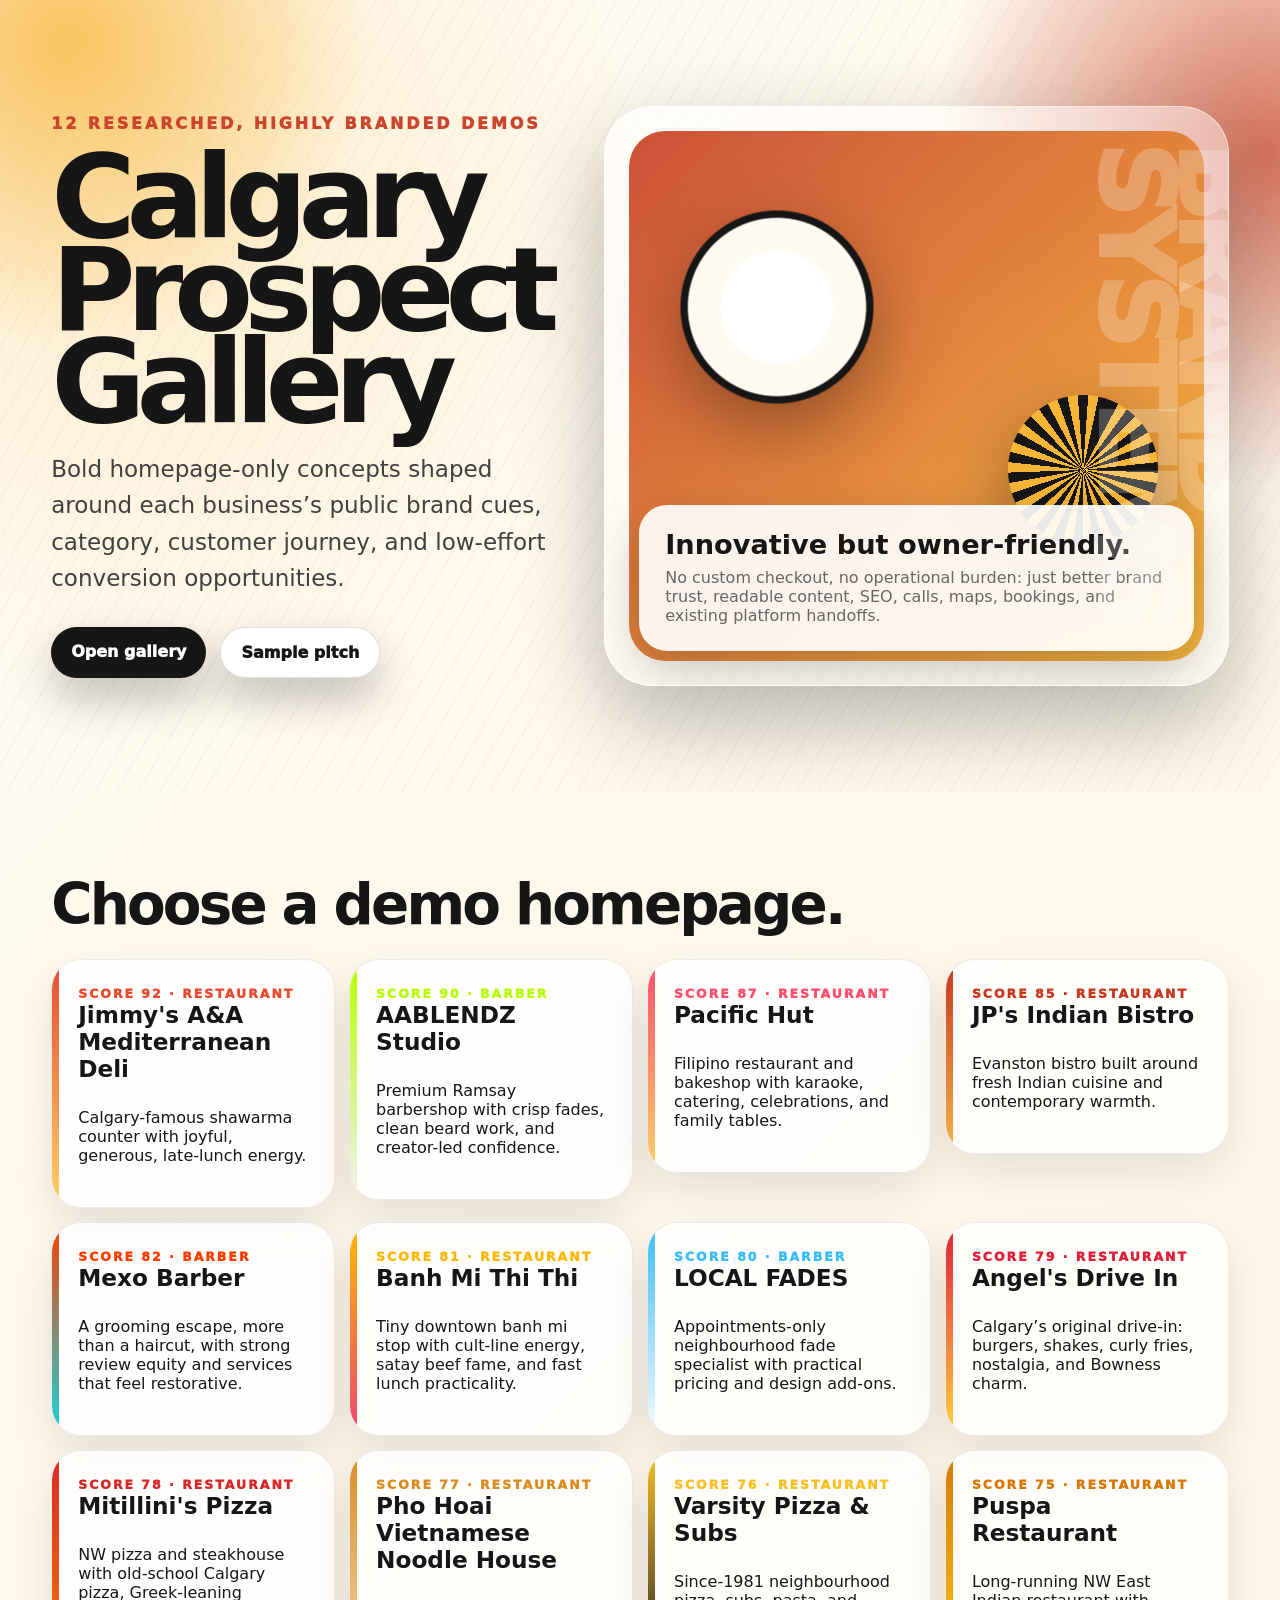
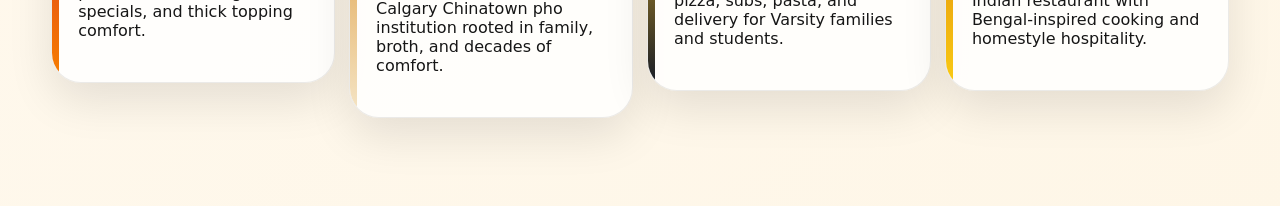
<file: index.html>
<!doctype html>
<html lang="en">
<head>
  <meta charset="utf-8">
  <meta name="viewport" content="width=device-width, initial-scale=1">
  <title>Calgary Business Homepage Demo Gallery</title>
  <link rel="stylesheet" href="assets/styles.css">
</head>
<body>
  <main class="hero index-hero">
    <div class="wrap">
      <div>
        <div class="eyebrow">12 researched, highly branded demos</div>
        <h1>Calgary Prospect Gallery</h1>
        <p class="lede">Bold homepage-only concepts shaped around each business’s public brand cues, category, customer journey, and low-effort conversion opportunities.</p>
        <div class="cta"><a class="btn" href="#gallery">Open gallery</a><a class="btn alt" href="pitches/jimmy-s-a-a-mediterranean-deli.md">Sample pitch</a></div>
      </div>
      <div class="stage" data-motion="brand systems"><div class="orb one"></div><div class="orb two"></div><div class="ticket"><b>Innovative but owner-friendly.</b><span>No custom checkout, no operational burden: just better brand trust, readable content, SEO, calls, maps, bookings, and existing platform handoffs.</span></div></div>
    </div>
  </main>
  <section class="section" id="gallery"><div class="wrap"><h2>Choose a demo homepage.</h2><div class="index-list"><a href="sites/jimmy-s-a-a-mediterranean-deli.html"><div class="card" style="--accent:#e64b2f;--accent2:#ffd166;"><span class="score">Score 92 · restaurant</span><h3>Jimmy&#x27;s A&amp;A Mediterranean Deli</h3><p>Calgary-famous shawarma counter with joyful, generous, late-lunch energy.</p></div></a><a href="sites/aablendz-studio.html"><div class="card" style="--accent:#b6ff00;--accent2:#f0f0f0;"><span class="score">Score 90 · barber</span><h3>AABLENDZ Studio</h3><p>Premium Ramsay barbershop with crisp fades, clean beard work, and creator-led confidence.</p></div></a><a href="sites/pacific-hut.html"><div class="card" style="--accent:#ff4d6d;--accent2:#ffd166;"><span class="score">Score 87 · restaurant</span><h3>Pacific Hut</h3><p>Filipino restaurant and bakeshop with karaoke, catering, celebrations, and family tables.</p></div></a><a href="sites/jp-s-indian-bistro.html"><div class="card" style="--accent:#c7371d;--accent2:#f6b445;"><span class="score">Score 85 · restaurant</span><h3>JP&#x27;s Indian Bistro</h3><p>Evanston bistro built around fresh Indian cuisine and contemporary warmth.</p></div></a><a href="sites/mexo-barber.html"><div class="card" style="--accent:#ff3d00;--accent2:#12d6df;"><span class="score">Score 82 · barber</span><h3>Mexo Barber</h3><p>A grooming escape, more than a haircut, with strong review equity and services that feel restorative.</p></div></a><a href="sites/banh-mi-thi-thi.html"><div class="card" style="--accent:#ffb703;--accent2:#ef476f;"><span class="score">Score 81 · restaurant</span><h3>Banh Mi Thi Thi</h3><p>Tiny downtown banh mi stop with cult-line energy, satay beef fame, and fast lunch practicality.</p></div></a><a href="sites/local-fades.html"><div class="card" style="--accent:#38bdf8;--accent2:#f8fafc;"><span class="score">Score 80 · barber</span><h3>LOCAL FADES</h3><p>Appointments-only neighbourhood fade specialist with practical pricing and design add-ons.</p></div></a><a href="sites/angel-s-drive-in.html"><div class="card" style="--accent:#e01e37;--accent2:#ffd23f;"><span class="score">Score 79 · restaurant</span><h3>Angel&#x27;s Drive In</h3><p>Calgary’s original drive-in: burgers, shakes, curly fries, nostalgia, and Bowness charm.</p></div></a><a href="sites/mitillini-s-pizza.html"><div class="card" style="--accent:#d62828;--accent2:#f77f00;"><span class="score">Score 78 · restaurant</span><h3>Mitillini&#x27;s Pizza</h3><p>NW pizza and steakhouse with old-school Calgary pizza, Greek-leaning specials, and thick topping comfort.</p></div></a><a href="sites/pho-hoai-vietnamese-noodle-house.html"><div class="card" style="--accent:#d98c21;--accent2:#f5e6c8;"><span class="score">Score 77 · restaurant</span><h3>Pho Hoai Vietnamese Noodle House</h3><p>Calgary Chinatown pho institution rooted in family, broth, and decades of comfort.</p></div></a><a href="sites/varsity-pizza--subs.html"><div class="card" style="--accent:#fbbf24;--accent2:#111827;"><span class="score">Score 76 · restaurant</span><h3>Varsity Pizza &amp; Subs</h3><p>Since-1981 neighbourhood pizza, subs, pasta, and delivery for Varsity families and students.</p></div></a><a href="sites/puspa-restaurant.html"><div class="card" style="--accent:#d97706;--accent2:#facc15;"><span class="score">Score 75 · restaurant</span><h3>Puspa Restaurant</h3><p>Long-running NW East Indian restaurant with Bengal-inspired cooking and homestyle hospitality.</p></div></a></div></div></section>
  <script src="assets/site.js"></script>
</body>
</html>
</file>
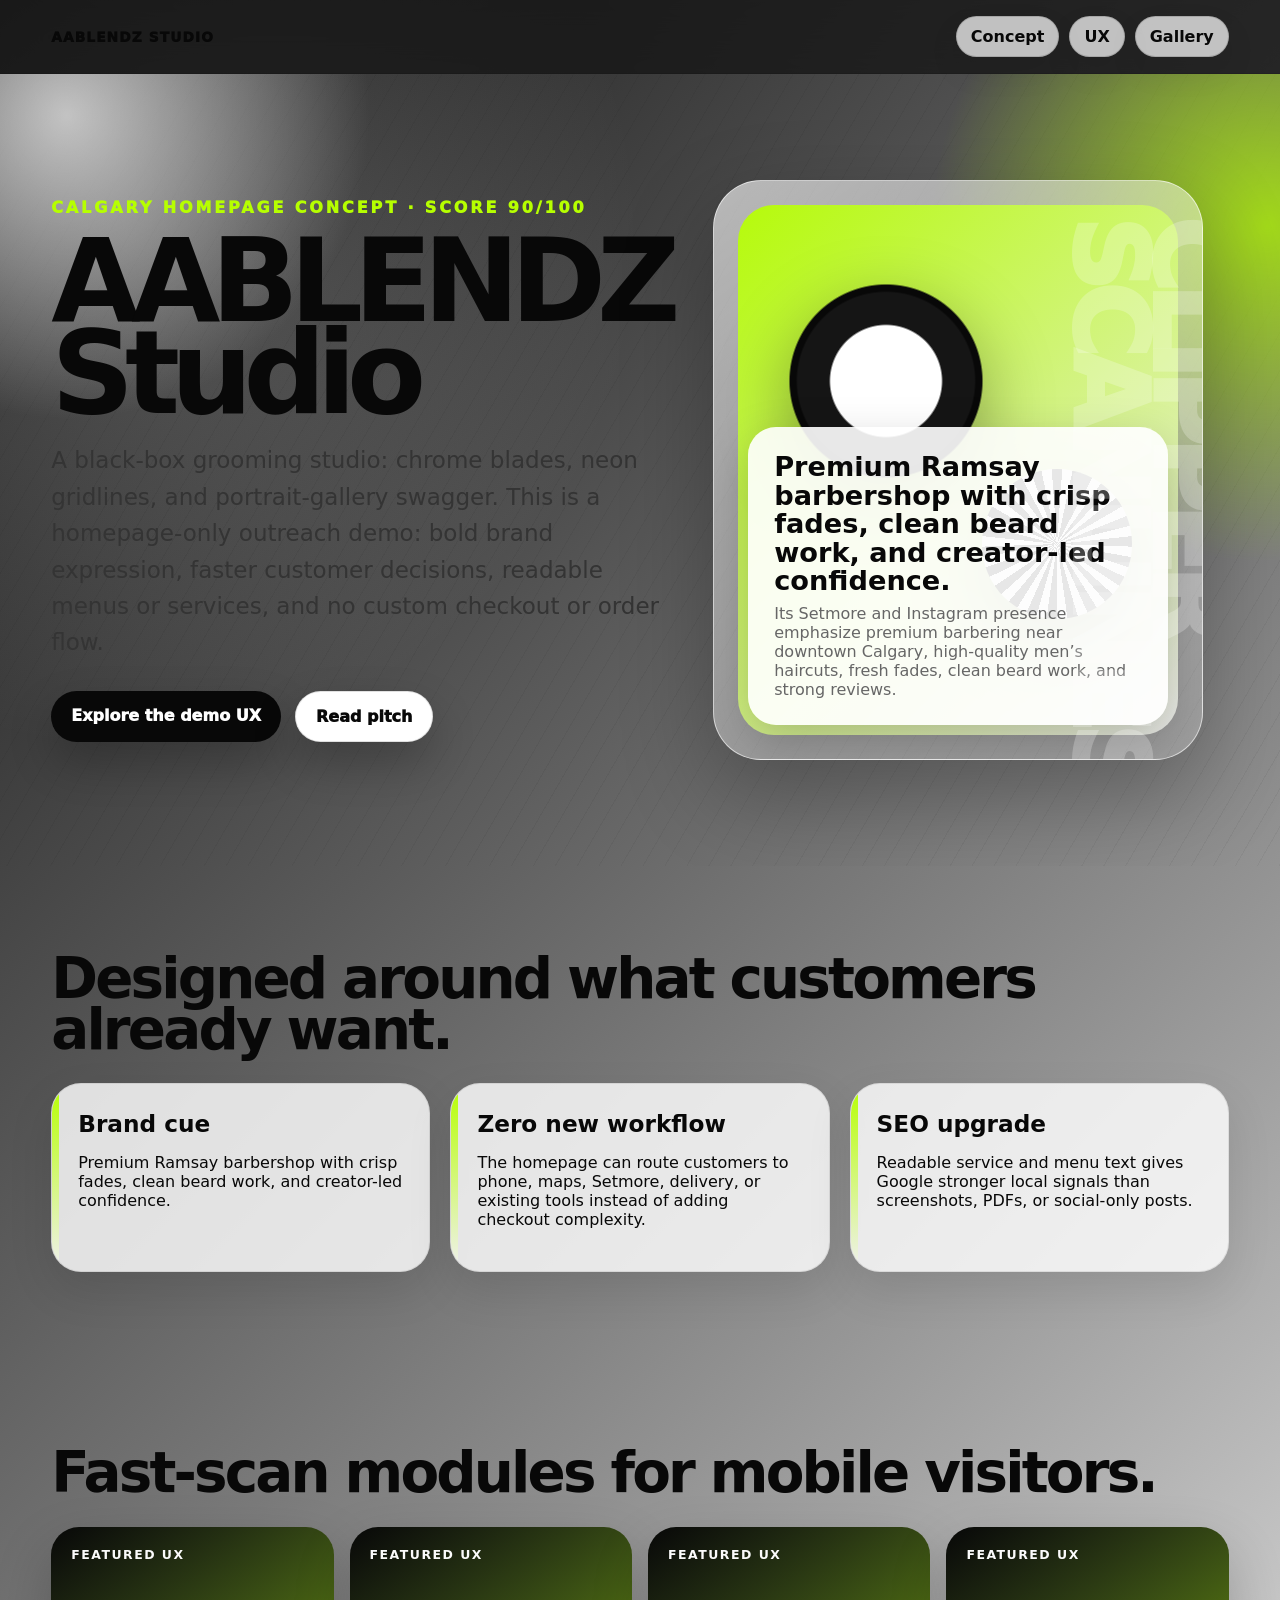
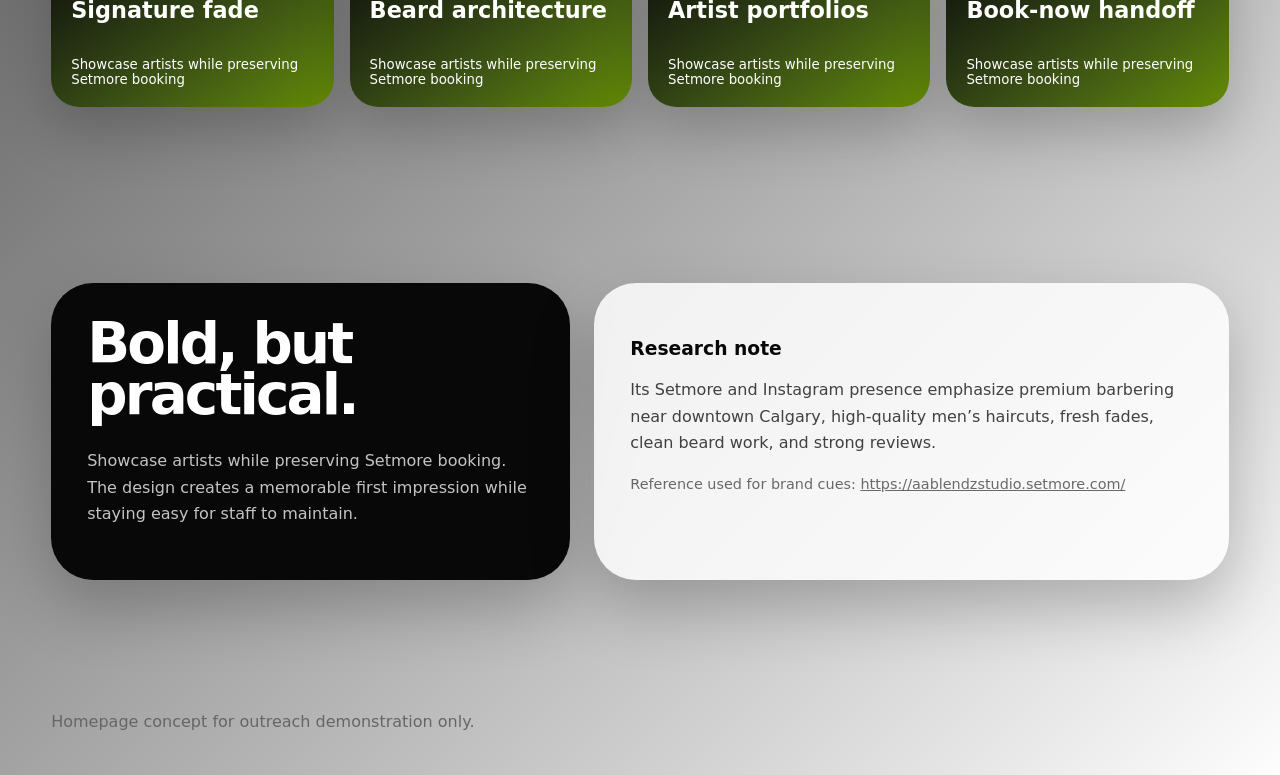
<file: sites/aablendz-studio.html>
<!doctype html>
<html lang="en">
<head>
  <meta charset="utf-8">
  <meta name="viewport" content="width=device-width, initial-scale=1">
  <title>AABLENDZ Studio Homepage Demo</title>
  <link rel="stylesheet" href="../assets/styles.css">
  <style>:root{--ink:#080808;--accent:#b6ff00;--accent2:#f0f0f0;--paper:#151515;}</style>
</head>
<body>
  <nav class="nav">
    <div class="wrap">
      <div class="brand">AABLENDZ Studio</div>
      <div class="navlinks"><a class="pill" href="#concept">Concept</a><a class="pill" href="#features">UX</a><a class="pill" href="../index.html">Gallery</a></div>
    </div>
  </nav>
  <main>
    <section class="hero">
      <div class="wrap">
        <div>
          <div class="eyebrow">Calgary homepage concept · score 90/100</div>
          <h1>AABLENDZ Studio</h1>
          <p class="lede">A black-box grooming studio: chrome blades, neon gridlines, and portrait-gallery swagger. This is a homepage-only outreach demo: bold brand expression, faster customer decisions, readable menus or services, and no custom checkout or order flow.</p>
          <div class="cta"><a class="btn" href="#features">Explore the demo UX</a><a class="btn alt" href="../pitches/aablendz-studio.md">Read pitch</a></div>
        </div>
        <div class="stage" data-motion="clipper scanlines">
          <div class="orb one"></div><div class="orb two"></div>
          <div class="ticket"><b>Premium Ramsay barbershop with crisp fades, clean beard work, and creator-led confidence.</b><span>Its Setmore and Instagram presence emphasize premium barbering near downtown Calgary, high-quality men’s haircuts, fresh fades, clean beard work, and strong reviews.</span></div>
        </div>
      </div>
    </section>
    <section class="section" id="concept"><div class="wrap"><h2>Designed around what customers already want.</h2><div class="grid"><div class="card"><h3>Brand cue</h3><p>Premium Ramsay barbershop with crisp fades, clean beard work, and creator-led confidence.</p></div>
<div class="card"><h3>Zero new workflow</h3><p>The homepage can route customers to phone, maps, Setmore, delivery, or existing tools instead of adding checkout complexity.</p></div>
<div class="card"><h3>SEO upgrade</h3><p>Readable service and menu text gives Google stronger local signals than screenshots, PDFs, or social-only posts.</p></div></div></div></section>
    <section class="section" id="features"><div class="wrap"><h2>Fast-scan modules for mobile visitors.</h2><div class="menu"><div class="item"><span>Featured UX</span><strong>Signature fade</strong><small>Showcase artists while preserving Setmore booking</small></div>
<div class="item"><span>Featured UX</span><strong>Beard architecture</strong><small>Showcase artists while preserving Setmore booking</small></div>
<div class="item"><span>Featured UX</span><strong>Artist portfolios</strong><small>Showcase artists while preserving Setmore booking</small></div>
<div class="item"><span>Featured UX</span><strong>Book-now handoff</strong><small>Showcase artists while preserving Setmore booking</small></div></div></div></section>
    <section class="section"><div class="wrap"><div class="split"><div class="panel"><h2>Bold, but practical.</h2><p>Showcase artists while preserving Setmore booking. The design creates a memorable first impression while staying easy for staff to maintain.</p></div><div class="panel light"><h3>Research note</h3><p>Its Setmore and Instagram presence emphasize premium barbering near downtown Calgary, high-quality men’s haircuts, fresh fades, clean beard work, and strong reviews.</p><p class="source">Reference used for brand cues: <a href="https://aablendzstudio.setmore.com/">https://aablendzstudio.setmore.com/</a></p></div></div></div></section>
  </main>
  <footer class="footer"><div class="wrap">Homepage concept for outreach demonstration only.</div></footer>
  <script src="../assets/site.js"></script>
</body>
</html>
</file>
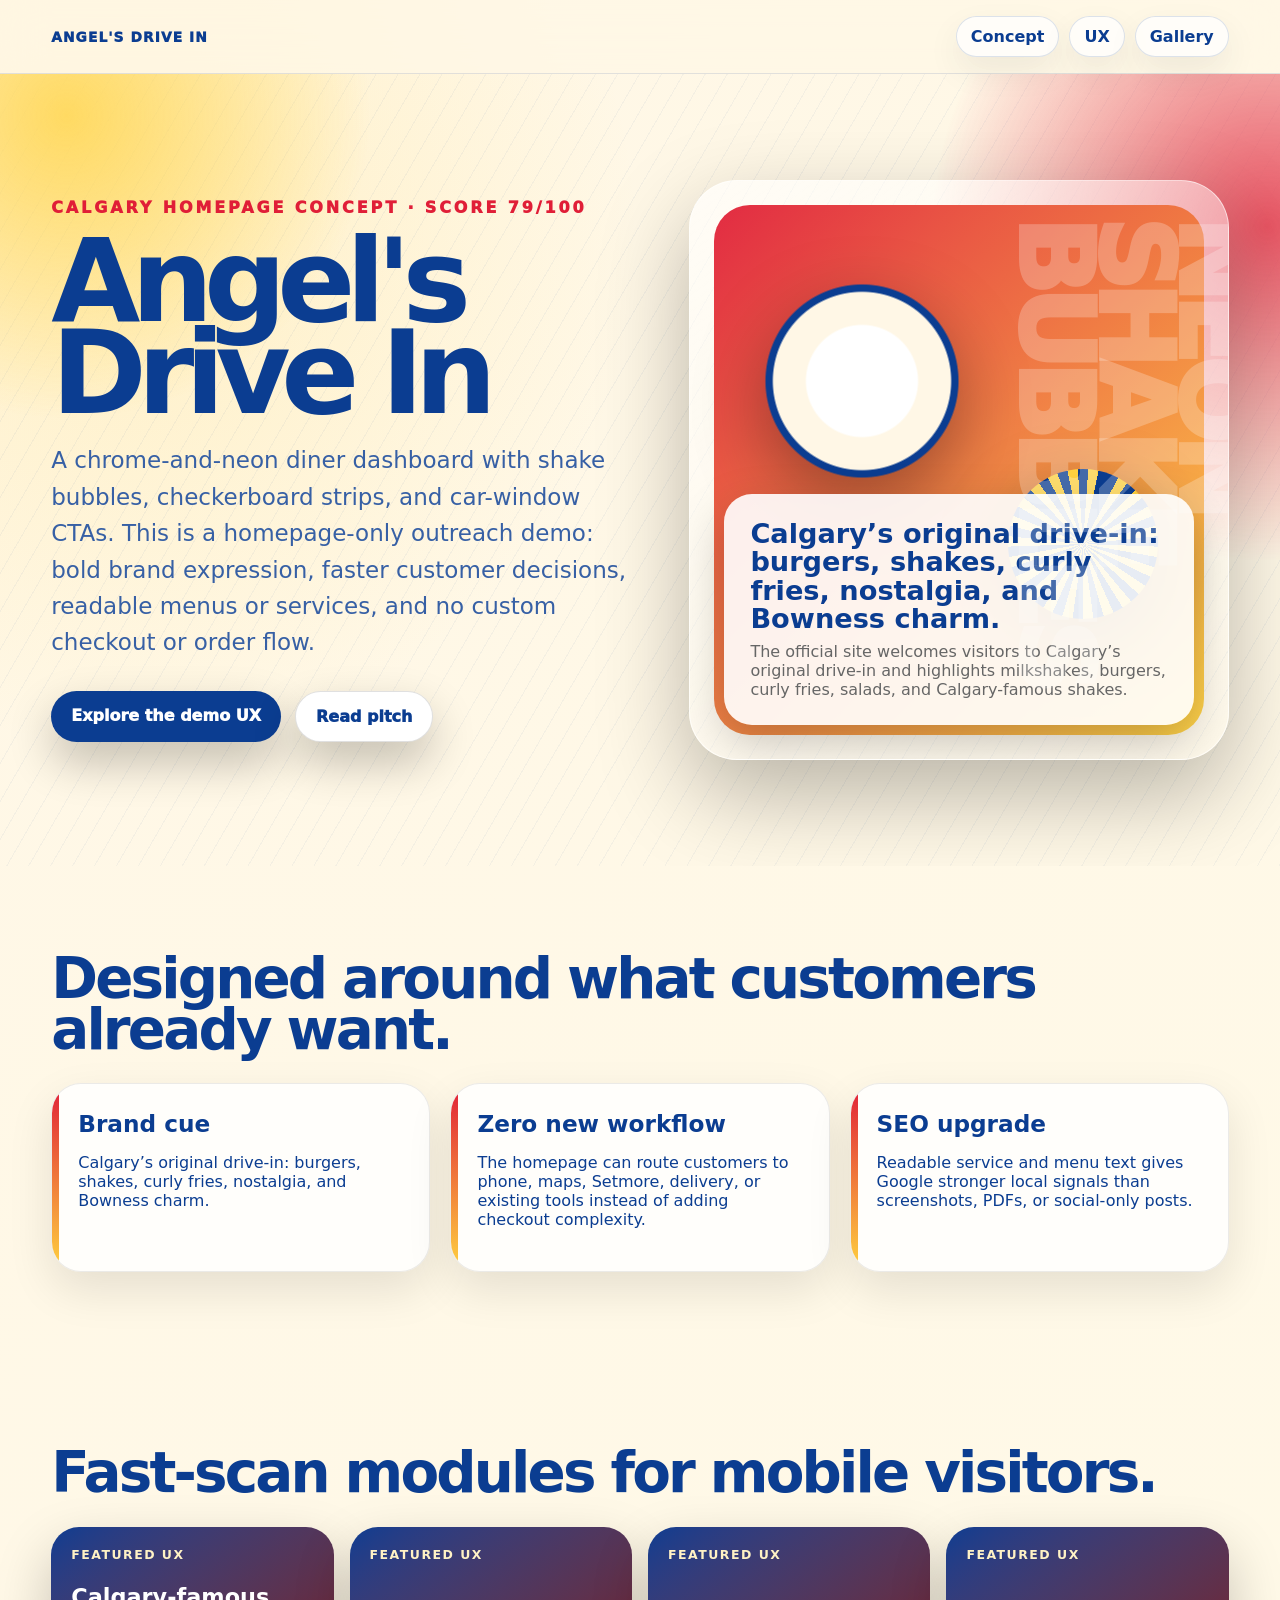
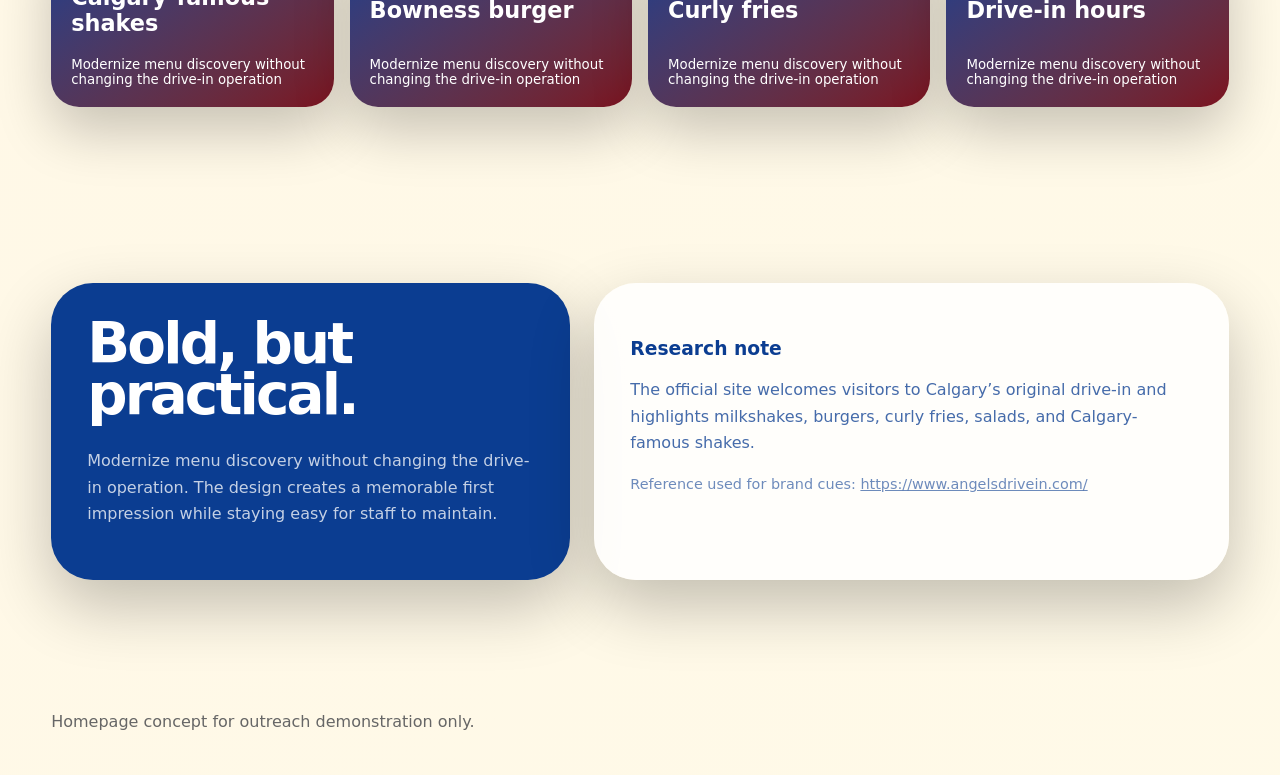
<file: sites/angel-s-drive-in.html>
<!doctype html>
<html lang="en">
<head>
  <meta charset="utf-8">
  <meta name="viewport" content="width=device-width, initial-scale=1">
  <title>Angel&#x27;s Drive In Homepage Demo</title>
  <link rel="stylesheet" href="../assets/styles.css">
  <style>:root{--ink:#0b3d91;--accent:#e01e37;--accent2:#ffd23f;--paper:#fff7e6;}</style>
</head>
<body>
  <nav class="nav">
    <div class="wrap">
      <div class="brand">Angel&#x27;s Drive In</div>
      <div class="navlinks"><a class="pill" href="#concept">Concept</a><a class="pill" href="#features">UX</a><a class="pill" href="../index.html">Gallery</a></div>
    </div>
  </nav>
  <main>
    <section class="hero">
      <div class="wrap">
        <div>
          <div class="eyebrow">Calgary homepage concept · score 79/100</div>
          <h1>Angel&#x27;s Drive In</h1>
          <p class="lede">A chrome-and-neon diner dashboard with shake bubbles, checkerboard strips, and car-window CTAs. This is a homepage-only outreach demo: bold brand expression, faster customer decisions, readable menus or services, and no custom checkout or order flow.</p>
          <div class="cta"><a class="btn" href="#features">Explore the demo UX</a><a class="btn alt" href="../pitches/angel-s-drive-in.md">Read pitch</a></div>
        </div>
        <div class="stage" data-motion="neon shake bubbles">
          <div class="orb one"></div><div class="orb two"></div>
          <div class="ticket"><b>Calgary’s original drive-in: burgers, shakes, curly fries, nostalgia, and Bowness charm.</b><span>The official site welcomes visitors to Calgary’s original drive-in and highlights milkshakes, burgers, curly fries, salads, and Calgary-famous shakes.</span></div>
        </div>
      </div>
    </section>
    <section class="section" id="concept"><div class="wrap"><h2>Designed around what customers already want.</h2><div class="grid"><div class="card"><h3>Brand cue</h3><p>Calgary’s original drive-in: burgers, shakes, curly fries, nostalgia, and Bowness charm.</p></div>
<div class="card"><h3>Zero new workflow</h3><p>The homepage can route customers to phone, maps, Setmore, delivery, or existing tools instead of adding checkout complexity.</p></div>
<div class="card"><h3>SEO upgrade</h3><p>Readable service and menu text gives Google stronger local signals than screenshots, PDFs, or social-only posts.</p></div></div></div></section>
    <section class="section" id="features"><div class="wrap"><h2>Fast-scan modules for mobile visitors.</h2><div class="menu"><div class="item"><span>Featured UX</span><strong>Calgary-famous shakes</strong><small>Modernize menu discovery without changing the drive-in operation</small></div>
<div class="item"><span>Featured UX</span><strong>Bowness burger</strong><small>Modernize menu discovery without changing the drive-in operation</small></div>
<div class="item"><span>Featured UX</span><strong>Curly fries</strong><small>Modernize menu discovery without changing the drive-in operation</small></div>
<div class="item"><span>Featured UX</span><strong>Drive-in hours</strong><small>Modernize menu discovery without changing the drive-in operation</small></div></div></div></section>
    <section class="section"><div class="wrap"><div class="split"><div class="panel"><h2>Bold, but practical.</h2><p>Modernize menu discovery without changing the drive-in operation. The design creates a memorable first impression while staying easy for staff to maintain.</p></div><div class="panel light"><h3>Research note</h3><p>The official site welcomes visitors to Calgary’s original drive-in and highlights milkshakes, burgers, curly fries, salads, and Calgary-famous shakes.</p><p class="source">Reference used for brand cues: <a href="https://www.angelsdrivein.com/">https://www.angelsdrivein.com/</a></p></div></div></div></section>
  </main>
  <footer class="footer"><div class="wrap">Homepage concept for outreach demonstration only.</div></footer>
  <script src="../assets/site.js"></script>
</body>
</html>
</file>
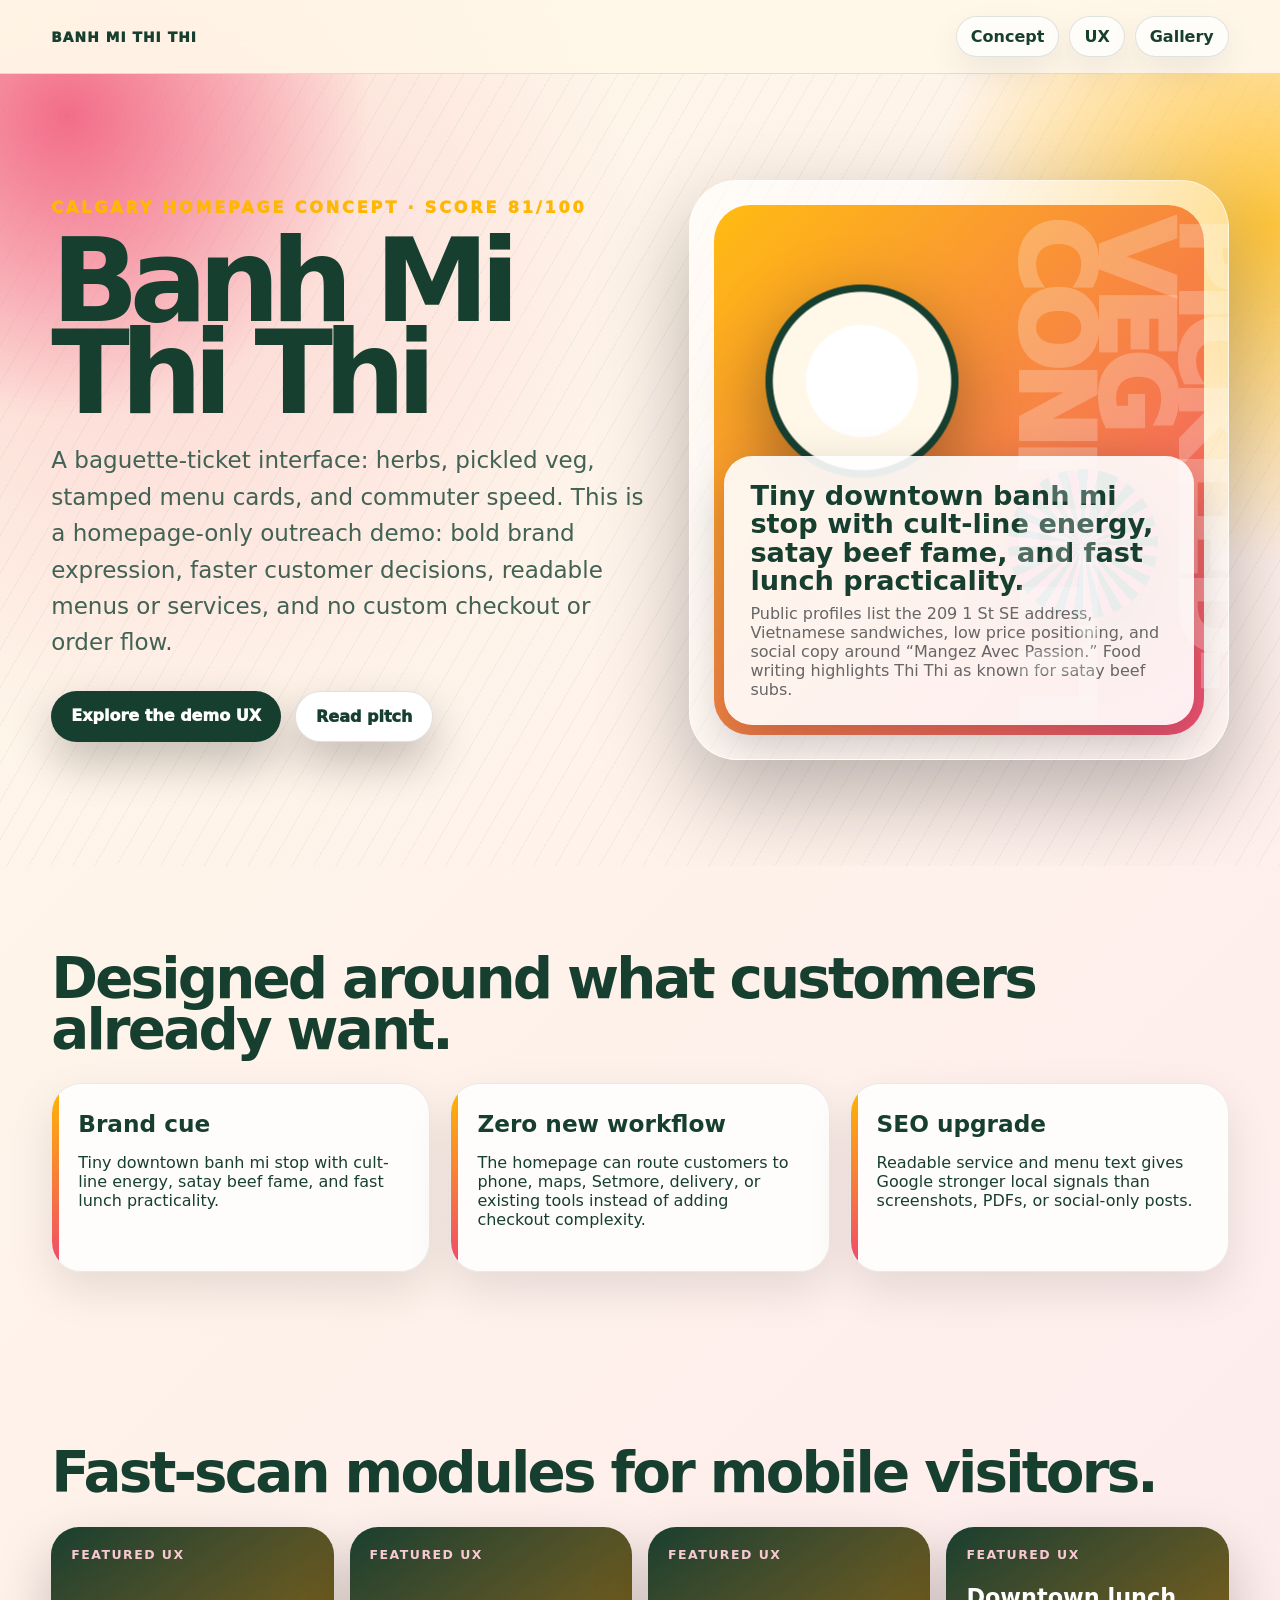
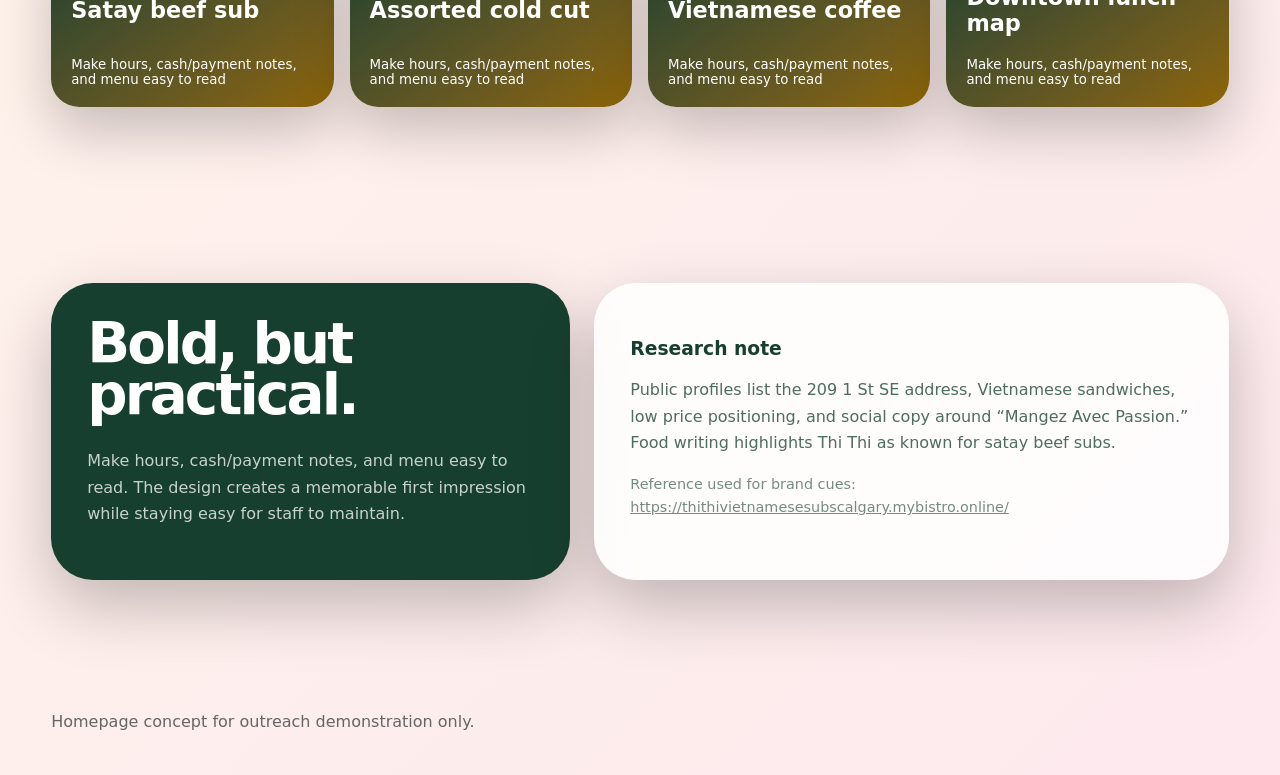
<file: sites/banh-mi-thi-thi.html>
<!doctype html>
<html lang="en">
<head>
  <meta charset="utf-8">
  <meta name="viewport" content="width=device-width, initial-scale=1">
  <title>Banh Mi Thi Thi Homepage Demo</title>
  <link rel="stylesheet" href="../assets/styles.css">
  <style>:root{--ink:#173f2f;--accent:#ffb703;--accent2:#ef476f;--paper:#fff8e8;}</style>
</head>
<body>
  <nav class="nav">
    <div class="wrap">
      <div class="brand">Banh Mi Thi Thi</div>
      <div class="navlinks"><a class="pill" href="#concept">Concept</a><a class="pill" href="#features">UX</a><a class="pill" href="../index.html">Gallery</a></div>
    </div>
  </nav>
  <main>
    <section class="hero">
      <div class="wrap">
        <div>
          <div class="eyebrow">Calgary homepage concept · score 81/100</div>
          <h1>Banh Mi Thi Thi</h1>
          <p class="lede">A baguette-ticket interface: herbs, pickled veg, stamped menu cards, and commuter speed. This is a homepage-only outreach demo: bold brand expression, faster customer decisions, readable menus or services, and no custom checkout or order flow.</p>
          <div class="cta"><a class="btn" href="#features">Explore the demo UX</a><a class="btn alt" href="../pitches/banh-mi-thi-thi.md">Read pitch</a></div>
        </div>
        <div class="stage" data-motion="pickled-veg confetti">
          <div class="orb one"></div><div class="orb two"></div>
          <div class="ticket"><b>Tiny downtown banh mi stop with cult-line energy, satay beef fame, and fast lunch practicality.</b><span>Public profiles list the 209 1 St SE address, Vietnamese sandwiches, low price positioning, and social copy around “Mangez Avec Passion.” Food writing highlights Thi Thi as known for satay beef subs.</span></div>
        </div>
      </div>
    </section>
    <section class="section" id="concept"><div class="wrap"><h2>Designed around what customers already want.</h2><div class="grid"><div class="card"><h3>Brand cue</h3><p>Tiny downtown banh mi stop with cult-line energy, satay beef fame, and fast lunch practicality.</p></div>
<div class="card"><h3>Zero new workflow</h3><p>The homepage can route customers to phone, maps, Setmore, delivery, or existing tools instead of adding checkout complexity.</p></div>
<div class="card"><h3>SEO upgrade</h3><p>Readable service and menu text gives Google stronger local signals than screenshots, PDFs, or social-only posts.</p></div></div></div></section>
    <section class="section" id="features"><div class="wrap"><h2>Fast-scan modules for mobile visitors.</h2><div class="menu"><div class="item"><span>Featured UX</span><strong>Satay beef sub</strong><small>Make hours, cash/payment notes, and menu easy to read</small></div>
<div class="item"><span>Featured UX</span><strong>Assorted cold cut</strong><small>Make hours, cash/payment notes, and menu easy to read</small></div>
<div class="item"><span>Featured UX</span><strong>Vietnamese coffee</strong><small>Make hours, cash/payment notes, and menu easy to read</small></div>
<div class="item"><span>Featured UX</span><strong>Downtown lunch map</strong><small>Make hours, cash/payment notes, and menu easy to read</small></div></div></div></section>
    <section class="section"><div class="wrap"><div class="split"><div class="panel"><h2>Bold, but practical.</h2><p>Make hours, cash/payment notes, and menu easy to read. The design creates a memorable first impression while staying easy for staff to maintain.</p></div><div class="panel light"><h3>Research note</h3><p>Public profiles list the 209 1 St SE address, Vietnamese sandwiches, low price positioning, and social copy around “Mangez Avec Passion.” Food writing highlights Thi Thi as known for satay beef subs.</p><p class="source">Reference used for brand cues: <a href="https://thithivietnamesesubscalgary.mybistro.online/">https://thithivietnamesesubscalgary.mybistro.online/</a></p></div></div></div></section>
  </main>
  <footer class="footer"><div class="wrap">Homepage concept for outreach demonstration only.</div></footer>
  <script src="../assets/site.js"></script>
</body>
</html>
</file>
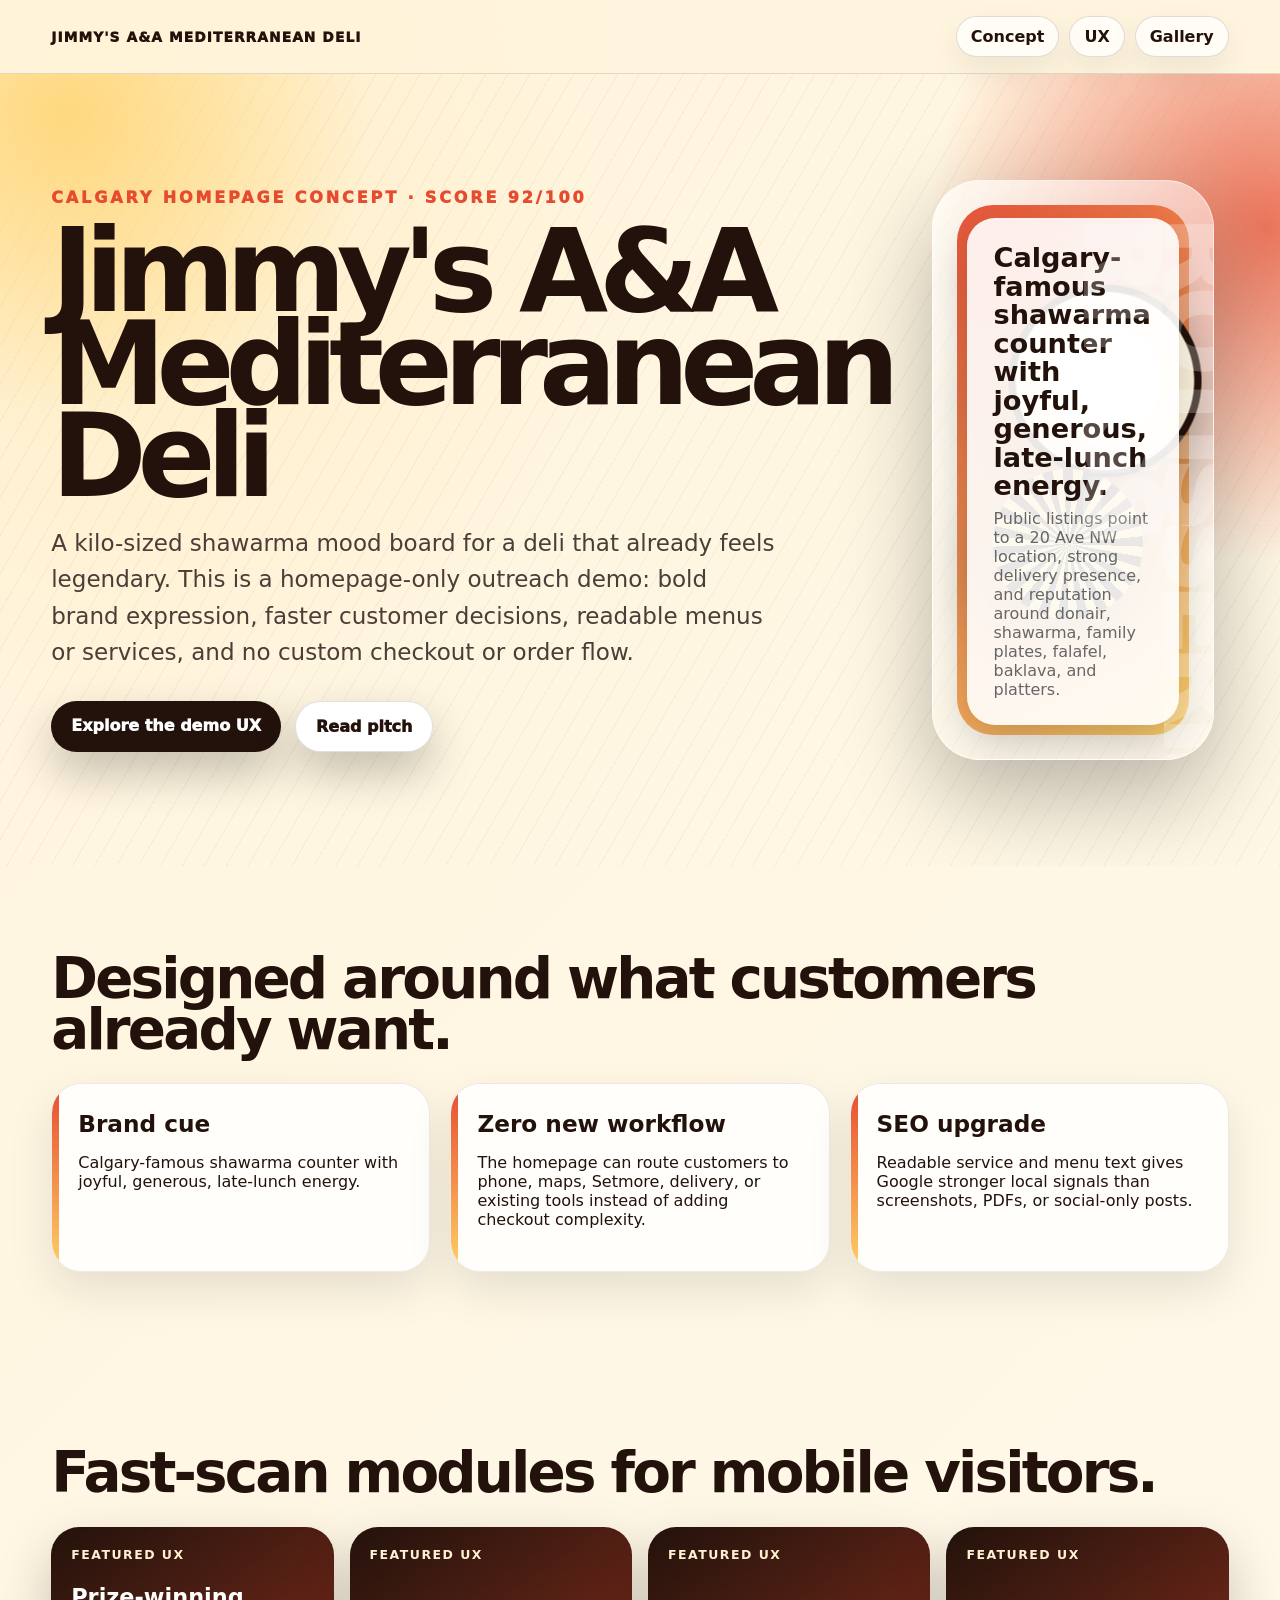
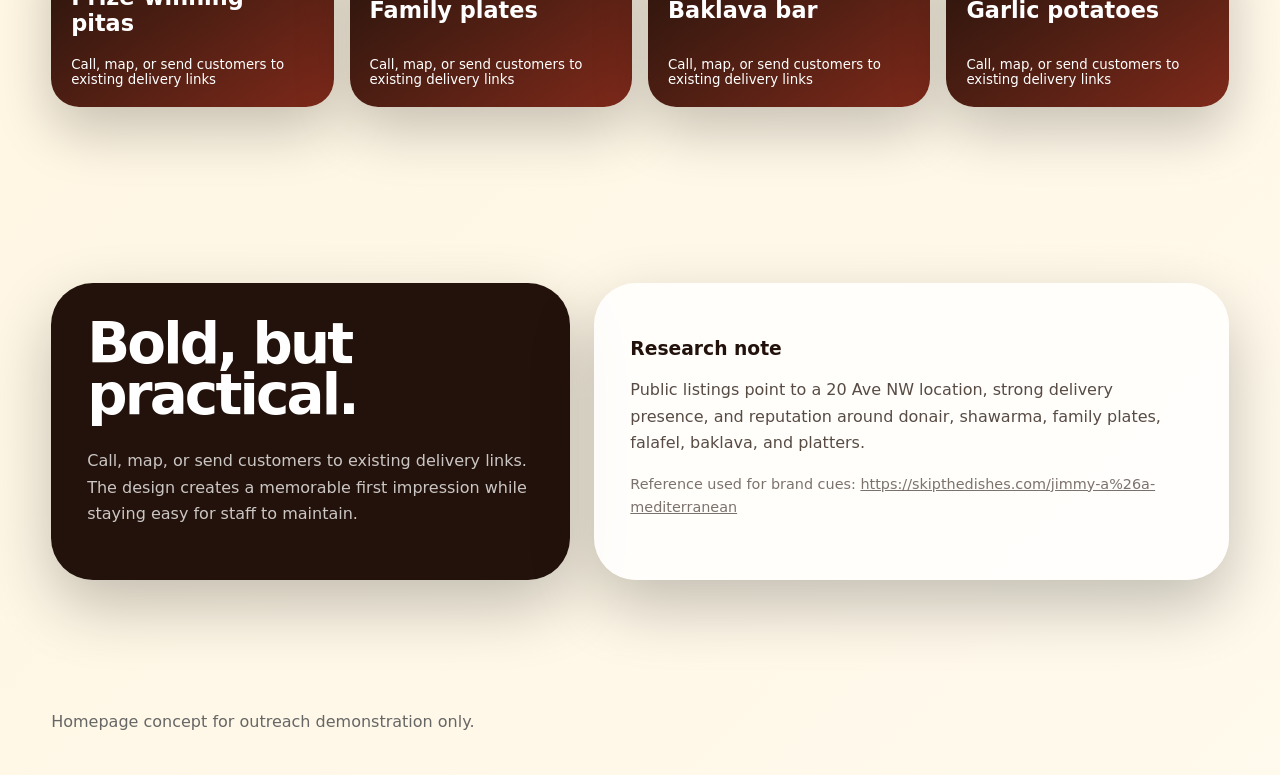
<file: sites/jimmy-s-a-a-mediterranean-deli.html>
<!doctype html>
<html lang="en">
<head>
  <meta charset="utf-8">
  <meta name="viewport" content="width=device-width, initial-scale=1">
  <title>Jimmy&#x27;s A&amp;A Mediterranean Deli Homepage Demo</title>
  <link rel="stylesheet" href="../assets/styles.css">
  <style>:root{--ink:#23120b;--accent:#e64b2f;--accent2:#ffd166;--paper:#fff4dc;}</style>
</head>
<body>
  <nav class="nav">
    <div class="wrap">
      <div class="brand">Jimmy&#x27;s A&amp;A Mediterranean Deli</div>
      <div class="navlinks"><a class="pill" href="#concept">Concept</a><a class="pill" href="#features">UX</a><a class="pill" href="../index.html">Gallery</a></div>
    </div>
  </nav>
  <main>
    <section class="hero">
      <div class="wrap">
        <div>
          <div class="eyebrow">Calgary homepage concept · score 92/100</div>
          <h1>Jimmy&#x27;s A&amp;A Mediterranean Deli</h1>
          <p class="lede">A kilo-sized shawarma mood board for a deli that already feels legendary. This is a homepage-only outreach demo: bold brand expression, faster customer decisions, readable menus or services, and no custom checkout or order flow.</p>
          <div class="cta"><a class="btn" href="#features">Explore the demo UX</a><a class="btn alt" href="../pitches/jimmy-s-a-a-mediterranean-deli.md">Read pitch</a></div>
        </div>
        <div class="stage" data-motion="rotisserie rings">
          <div class="orb one"></div><div class="orb two"></div>
          <div class="ticket"><b>Calgary-famous shawarma counter with joyful, generous, late-lunch energy.</b><span>Public listings point to a 20 Ave NW location, strong delivery presence, and reputation around donair, shawarma, family plates, falafel, baklava, and platters.</span></div>
        </div>
      </div>
    </section>
    <section class="section" id="concept"><div class="wrap"><h2>Designed around what customers already want.</h2><div class="grid"><div class="card"><h3>Brand cue</h3><p>Calgary-famous shawarma counter with joyful, generous, late-lunch energy.</p></div>
<div class="card"><h3>Zero new workflow</h3><p>The homepage can route customers to phone, maps, Setmore, delivery, or existing tools instead of adding checkout complexity.</p></div>
<div class="card"><h3>SEO upgrade</h3><p>Readable service and menu text gives Google stronger local signals than screenshots, PDFs, or social-only posts.</p></div></div></div></section>
    <section class="section" id="features"><div class="wrap"><h2>Fast-scan modules for mobile visitors.</h2><div class="menu"><div class="item"><span>Featured UX</span><strong>Prize-winning pitas</strong><small>Call, map, or send customers to existing delivery links</small></div>
<div class="item"><span>Featured UX</span><strong>Family plates</strong><small>Call, map, or send customers to existing delivery links</small></div>
<div class="item"><span>Featured UX</span><strong>Baklava bar</strong><small>Call, map, or send customers to existing delivery links</small></div>
<div class="item"><span>Featured UX</span><strong>Garlic potatoes</strong><small>Call, map, or send customers to existing delivery links</small></div></div></div></section>
    <section class="section"><div class="wrap"><div class="split"><div class="panel"><h2>Bold, but practical.</h2><p>Call, map, or send customers to existing delivery links. The design creates a memorable first impression while staying easy for staff to maintain.</p></div><div class="panel light"><h3>Research note</h3><p>Public listings point to a 20 Ave NW location, strong delivery presence, and reputation around donair, shawarma, family plates, falafel, baklava, and platters.</p><p class="source">Reference used for brand cues: <a href="https://skipthedishes.com/jimmy-a%26a-mediterranean">https://skipthedishes.com/jimmy-a%26a-mediterranean</a></p></div></div></div></section>
  </main>
  <footer class="footer"><div class="wrap">Homepage concept for outreach demonstration only.</div></footer>
  <script src="../assets/site.js"></script>
</body>
</html>
</file>
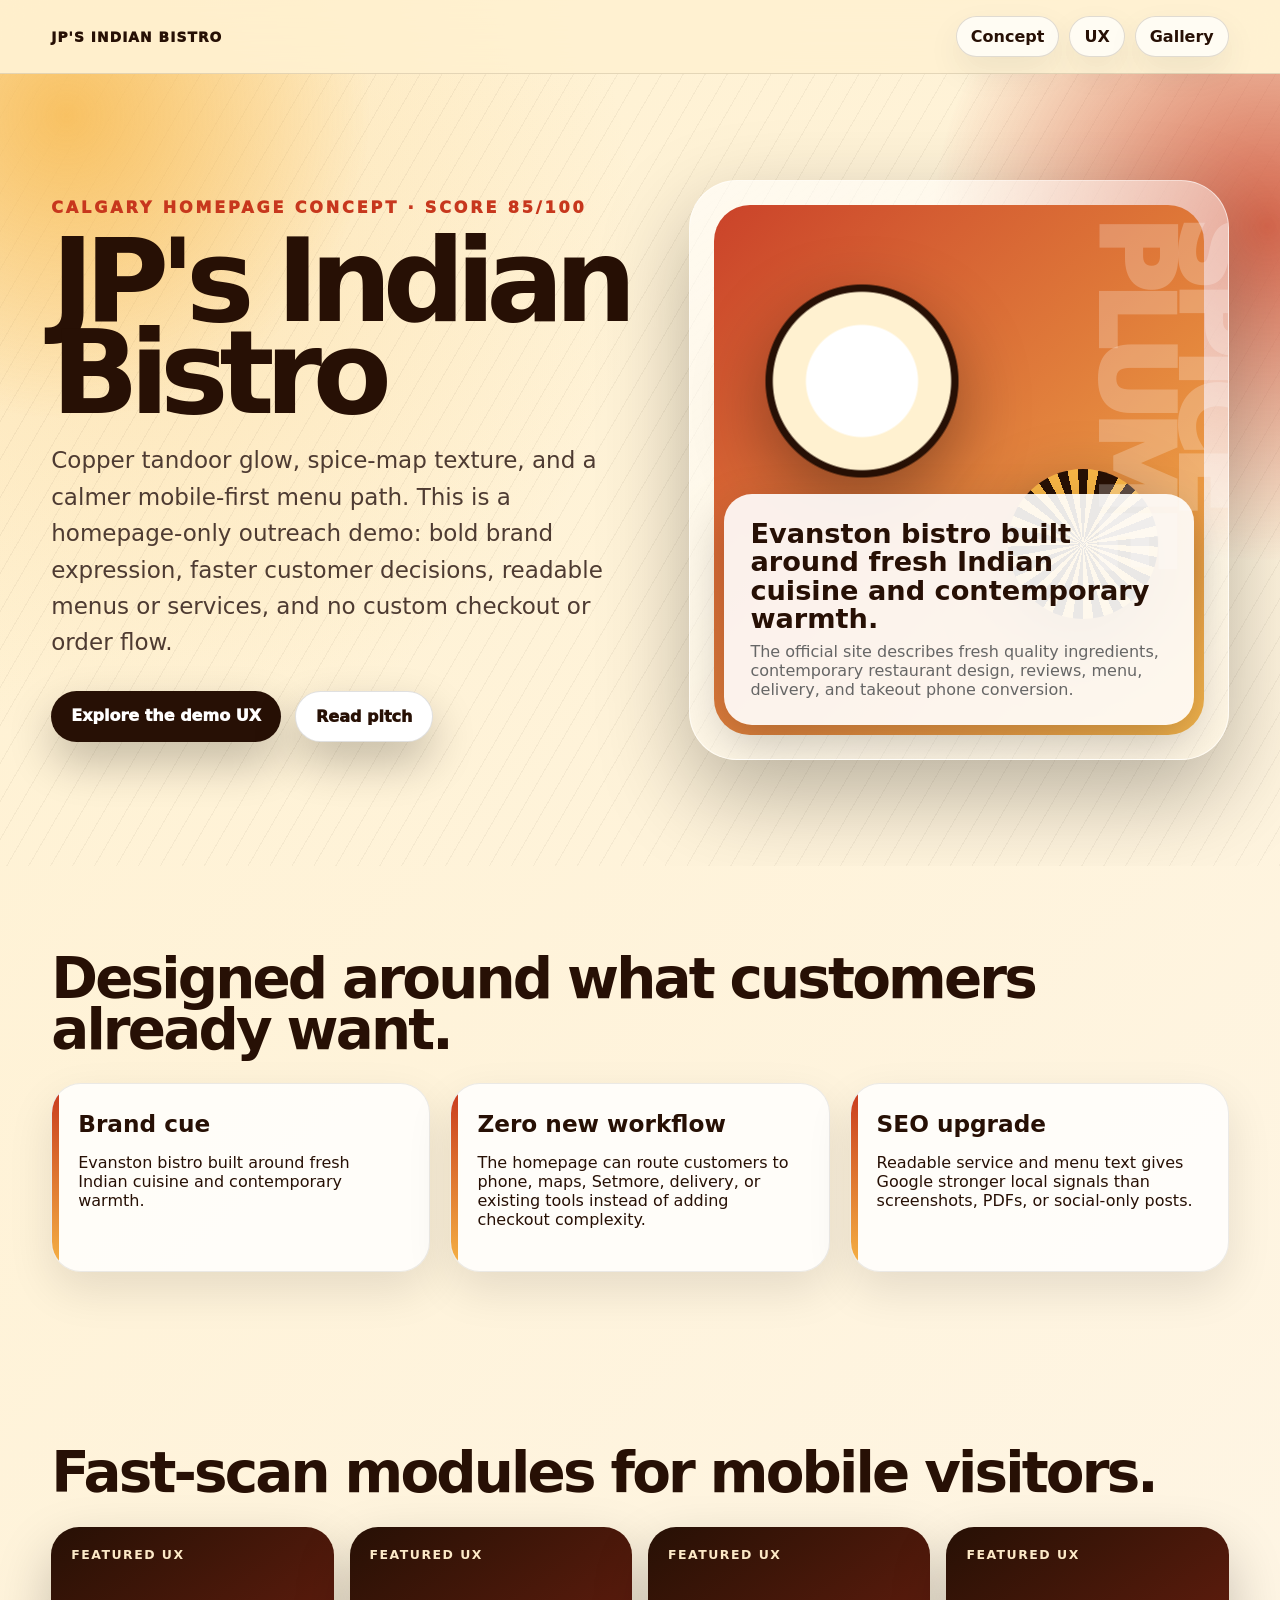
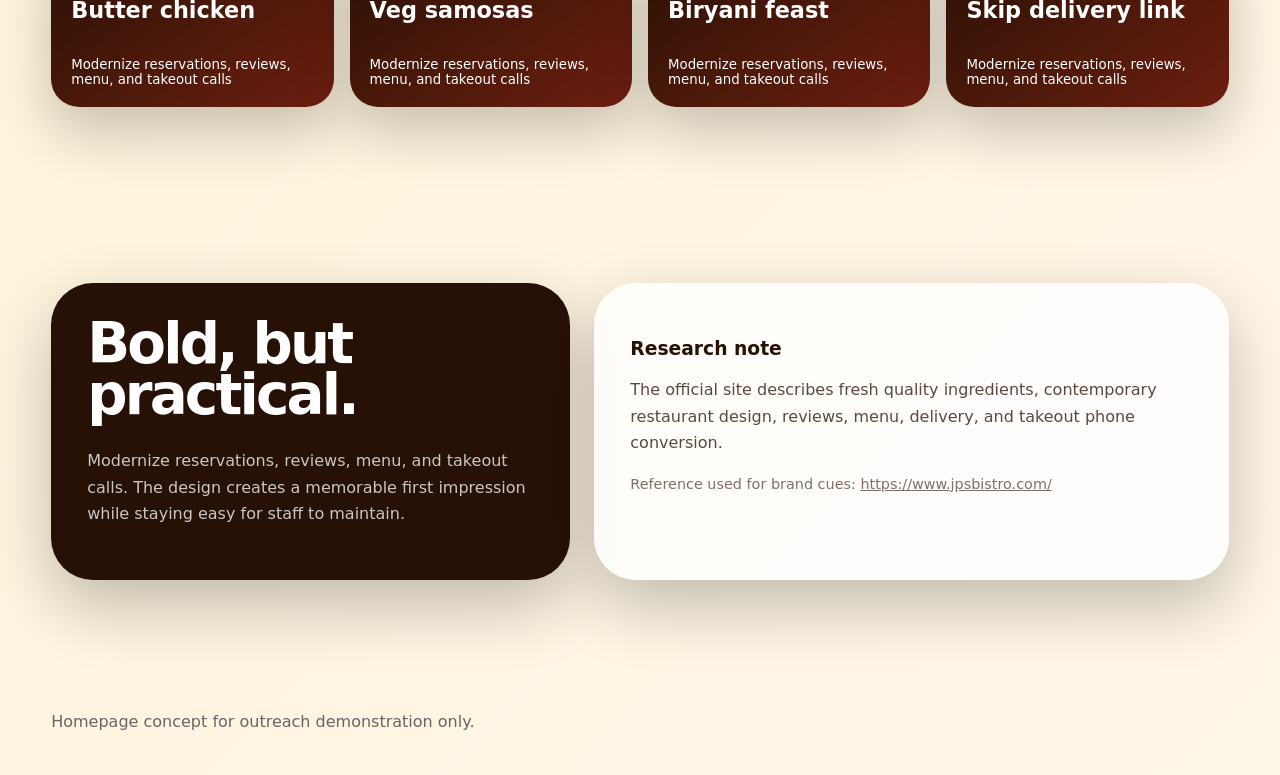
<file: sites/jp-s-indian-bistro.html>
<!doctype html>
<html lang="en">
<head>
  <meta charset="utf-8">
  <meta name="viewport" content="width=device-width, initial-scale=1">
  <title>JP&#x27;s Indian Bistro Homepage Demo</title>
  <link rel="stylesheet" href="../assets/styles.css">
  <style>:root{--ink:#271005;--accent:#c7371d;--accent2:#f6b445;--paper:#fff1d0;}</style>
</head>
<body>
  <nav class="nav">
    <div class="wrap">
      <div class="brand">JP&#x27;s Indian Bistro</div>
      <div class="navlinks"><a class="pill" href="#concept">Concept</a><a class="pill" href="#features">UX</a><a class="pill" href="../index.html">Gallery</a></div>
    </div>
  </nav>
  <main>
    <section class="hero">
      <div class="wrap">
        <div>
          <div class="eyebrow">Calgary homepage concept · score 85/100</div>
          <h1>JP&#x27;s Indian Bistro</h1>
          <p class="lede">Copper tandoor glow, spice-map texture, and a calmer mobile-first menu path. This is a homepage-only outreach demo: bold brand expression, faster customer decisions, readable menus or services, and no custom checkout or order flow.</p>
          <div class="cta"><a class="btn" href="#features">Explore the demo UX</a><a class="btn alt" href="../pitches/jp-s-indian-bistro.md">Read pitch</a></div>
        </div>
        <div class="stage" data-motion="spice plume">
          <div class="orb one"></div><div class="orb two"></div>
          <div class="ticket"><b>Evanston bistro built around fresh Indian cuisine and contemporary warmth.</b><span>The official site describes fresh quality ingredients, contemporary restaurant design, reviews, menu, delivery, and takeout phone conversion.</span></div>
        </div>
      </div>
    </section>
    <section class="section" id="concept"><div class="wrap"><h2>Designed around what customers already want.</h2><div class="grid"><div class="card"><h3>Brand cue</h3><p>Evanston bistro built around fresh Indian cuisine and contemporary warmth.</p></div>
<div class="card"><h3>Zero new workflow</h3><p>The homepage can route customers to phone, maps, Setmore, delivery, or existing tools instead of adding checkout complexity.</p></div>
<div class="card"><h3>SEO upgrade</h3><p>Readable service and menu text gives Google stronger local signals than screenshots, PDFs, or social-only posts.</p></div></div></div></section>
    <section class="section" id="features"><div class="wrap"><h2>Fast-scan modules for mobile visitors.</h2><div class="menu"><div class="item"><span>Featured UX</span><strong>Butter chicken</strong><small>Modernize reservations, reviews, menu, and takeout calls</small></div>
<div class="item"><span>Featured UX</span><strong>Veg samosas</strong><small>Modernize reservations, reviews, menu, and takeout calls</small></div>
<div class="item"><span>Featured UX</span><strong>Biryani feast</strong><small>Modernize reservations, reviews, menu, and takeout calls</small></div>
<div class="item"><span>Featured UX</span><strong>Skip delivery link</strong><small>Modernize reservations, reviews, menu, and takeout calls</small></div></div></div></section>
    <section class="section"><div class="wrap"><div class="split"><div class="panel"><h2>Bold, but practical.</h2><p>Modernize reservations, reviews, menu, and takeout calls. The design creates a memorable first impression while staying easy for staff to maintain.</p></div><div class="panel light"><h3>Research note</h3><p>The official site describes fresh quality ingredients, contemporary restaurant design, reviews, menu, delivery, and takeout phone conversion.</p><p class="source">Reference used for brand cues: <a href="https://www.jpsbistro.com/">https://www.jpsbistro.com/</a></p></div></div></div></section>
  </main>
  <footer class="footer"><div class="wrap">Homepage concept for outreach demonstration only.</div></footer>
  <script src="../assets/site.js"></script>
</body>
</html>
</file>
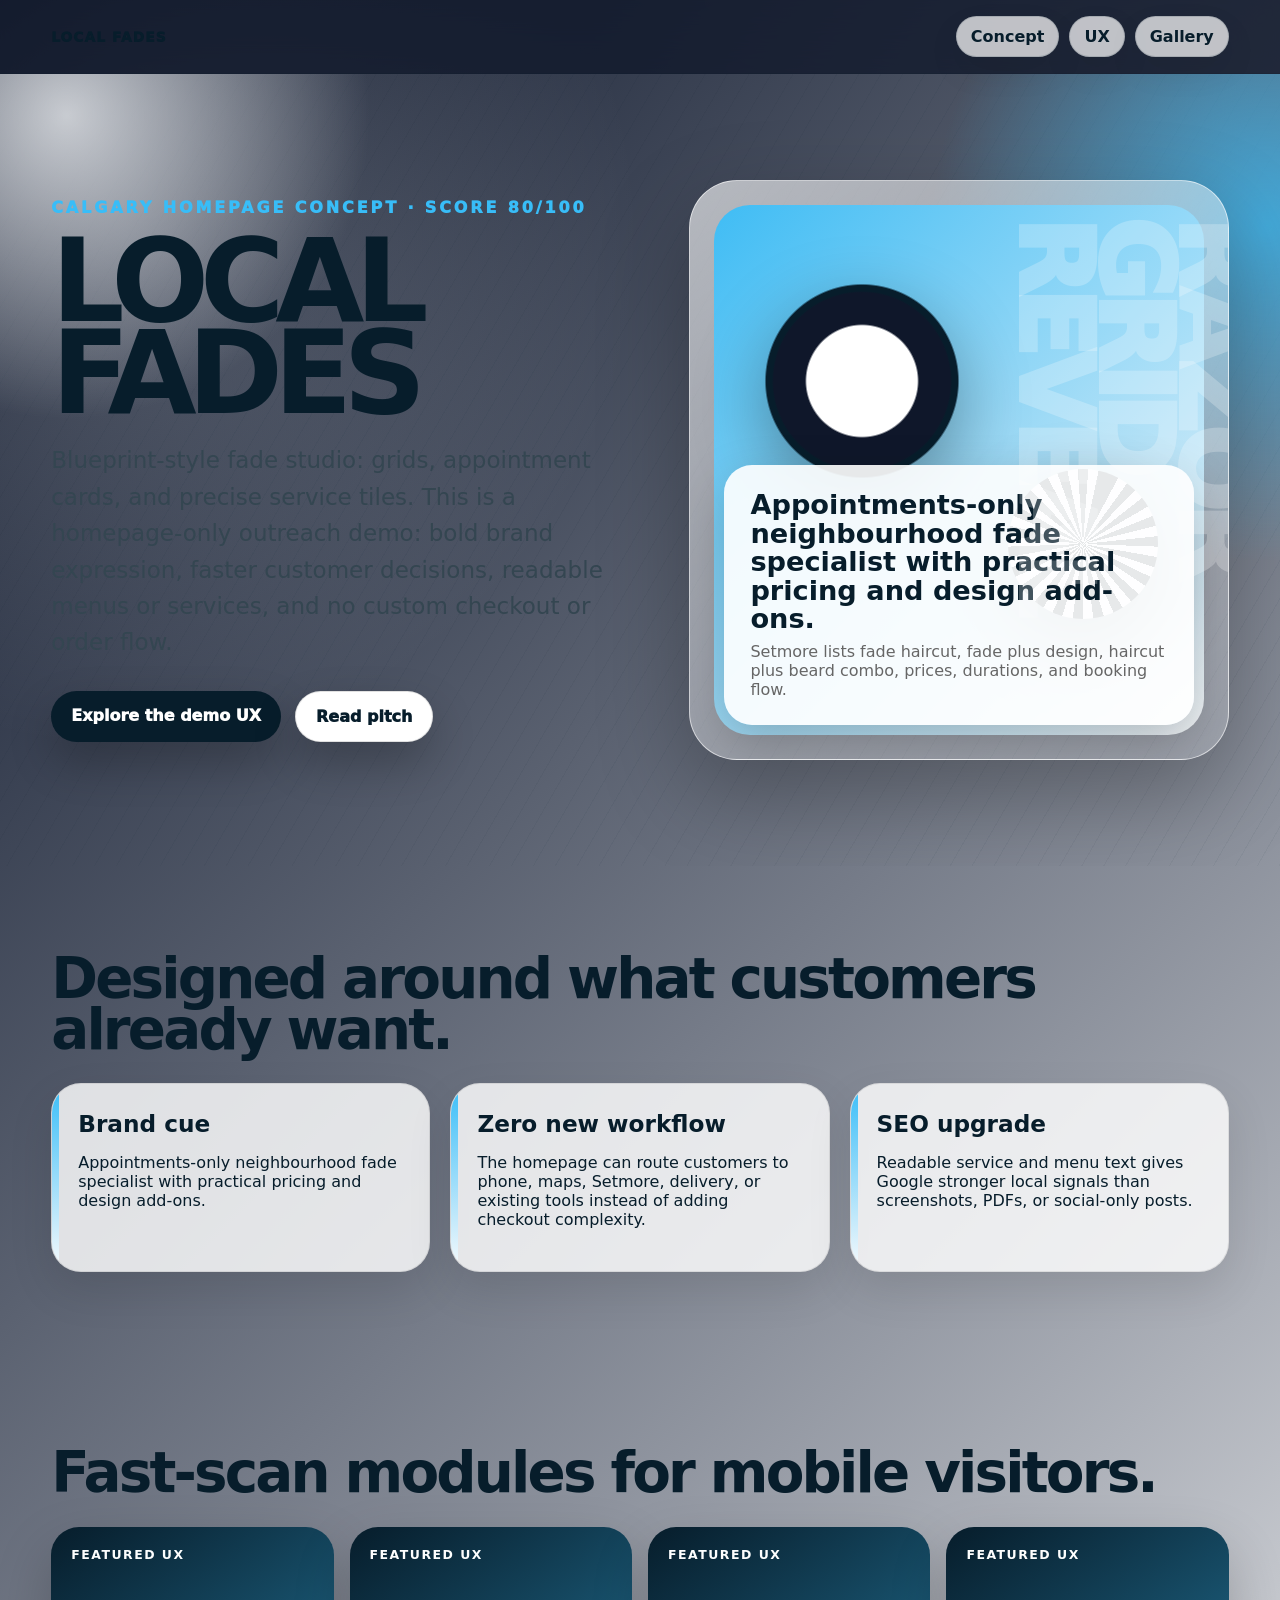
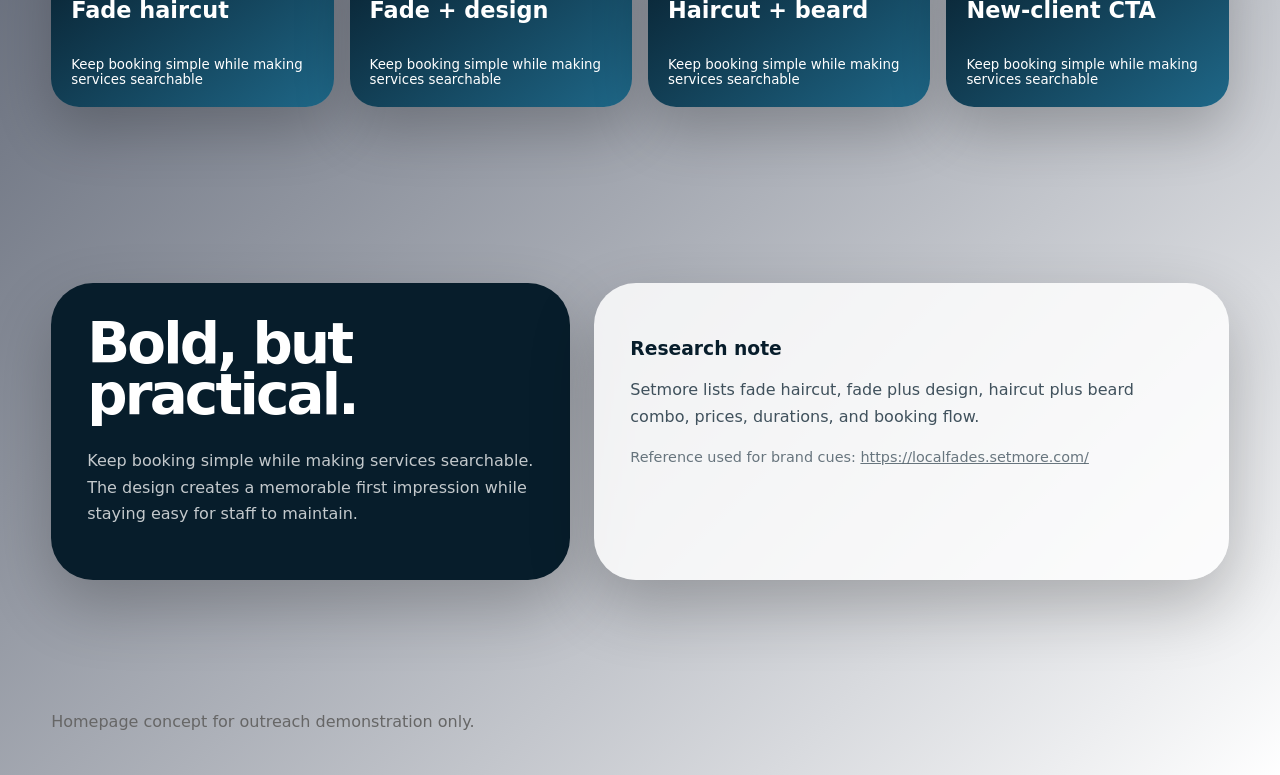
<file: sites/local-fades.html>
<!doctype html>
<html lang="en">
<head>
  <meta charset="utf-8">
  <meta name="viewport" content="width=device-width, initial-scale=1">
  <title>LOCAL FADES Homepage Demo</title>
  <link rel="stylesheet" href="../assets/styles.css">
  <style>:root{--ink:#071d2b;--accent:#38bdf8;--accent2:#f8fafc;--paper:#0f172a;}</style>
</head>
<body>
  <nav class="nav">
    <div class="wrap">
      <div class="brand">LOCAL FADES</div>
      <div class="navlinks"><a class="pill" href="#concept">Concept</a><a class="pill" href="#features">UX</a><a class="pill" href="../index.html">Gallery</a></div>
    </div>
  </nav>
  <main>
    <section class="hero">
      <div class="wrap">
        <div>
          <div class="eyebrow">Calgary homepage concept · score 80/100</div>
          <h1>LOCAL FADES</h1>
          <p class="lede">Blueprint-style fade studio: grids, appointment cards, and precise service tiles. This is a homepage-only outreach demo: bold brand expression, faster customer decisions, readable menus or services, and no custom checkout or order flow.</p>
          <div class="cta"><a class="btn" href="#features">Explore the demo UX</a><a class="btn alt" href="../pitches/local-fades.md">Read pitch</a></div>
        </div>
        <div class="stage" data-motion="razor grid reveal">
          <div class="orb one"></div><div class="orb two"></div>
          <div class="ticket"><b>Appointments-only neighbourhood fade specialist with practical pricing and design add-ons.</b><span>Setmore lists fade haircut, fade plus design, haircut plus beard combo, prices, durations, and booking flow.</span></div>
        </div>
      </div>
    </section>
    <section class="section" id="concept"><div class="wrap"><h2>Designed around what customers already want.</h2><div class="grid"><div class="card"><h3>Brand cue</h3><p>Appointments-only neighbourhood fade specialist with practical pricing and design add-ons.</p></div>
<div class="card"><h3>Zero new workflow</h3><p>The homepage can route customers to phone, maps, Setmore, delivery, or existing tools instead of adding checkout complexity.</p></div>
<div class="card"><h3>SEO upgrade</h3><p>Readable service and menu text gives Google stronger local signals than screenshots, PDFs, or social-only posts.</p></div></div></div></section>
    <section class="section" id="features"><div class="wrap"><h2>Fast-scan modules for mobile visitors.</h2><div class="menu"><div class="item"><span>Featured UX</span><strong>Fade haircut</strong><small>Keep booking simple while making services searchable</small></div>
<div class="item"><span>Featured UX</span><strong>Fade + design</strong><small>Keep booking simple while making services searchable</small></div>
<div class="item"><span>Featured UX</span><strong>Haircut + beard</strong><small>Keep booking simple while making services searchable</small></div>
<div class="item"><span>Featured UX</span><strong>New-client CTA</strong><small>Keep booking simple while making services searchable</small></div></div></div></section>
    <section class="section"><div class="wrap"><div class="split"><div class="panel"><h2>Bold, but practical.</h2><p>Keep booking simple while making services searchable. The design creates a memorable first impression while staying easy for staff to maintain.</p></div><div class="panel light"><h3>Research note</h3><p>Setmore lists fade haircut, fade plus design, haircut plus beard combo, prices, durations, and booking flow.</p><p class="source">Reference used for brand cues: <a href="https://localfades.setmore.com/">https://localfades.setmore.com/</a></p></div></div></div></section>
  </main>
  <footer class="footer"><div class="wrap">Homepage concept for outreach demonstration only.</div></footer>
  <script src="../assets/site.js"></script>
</body>
</html>
</file>
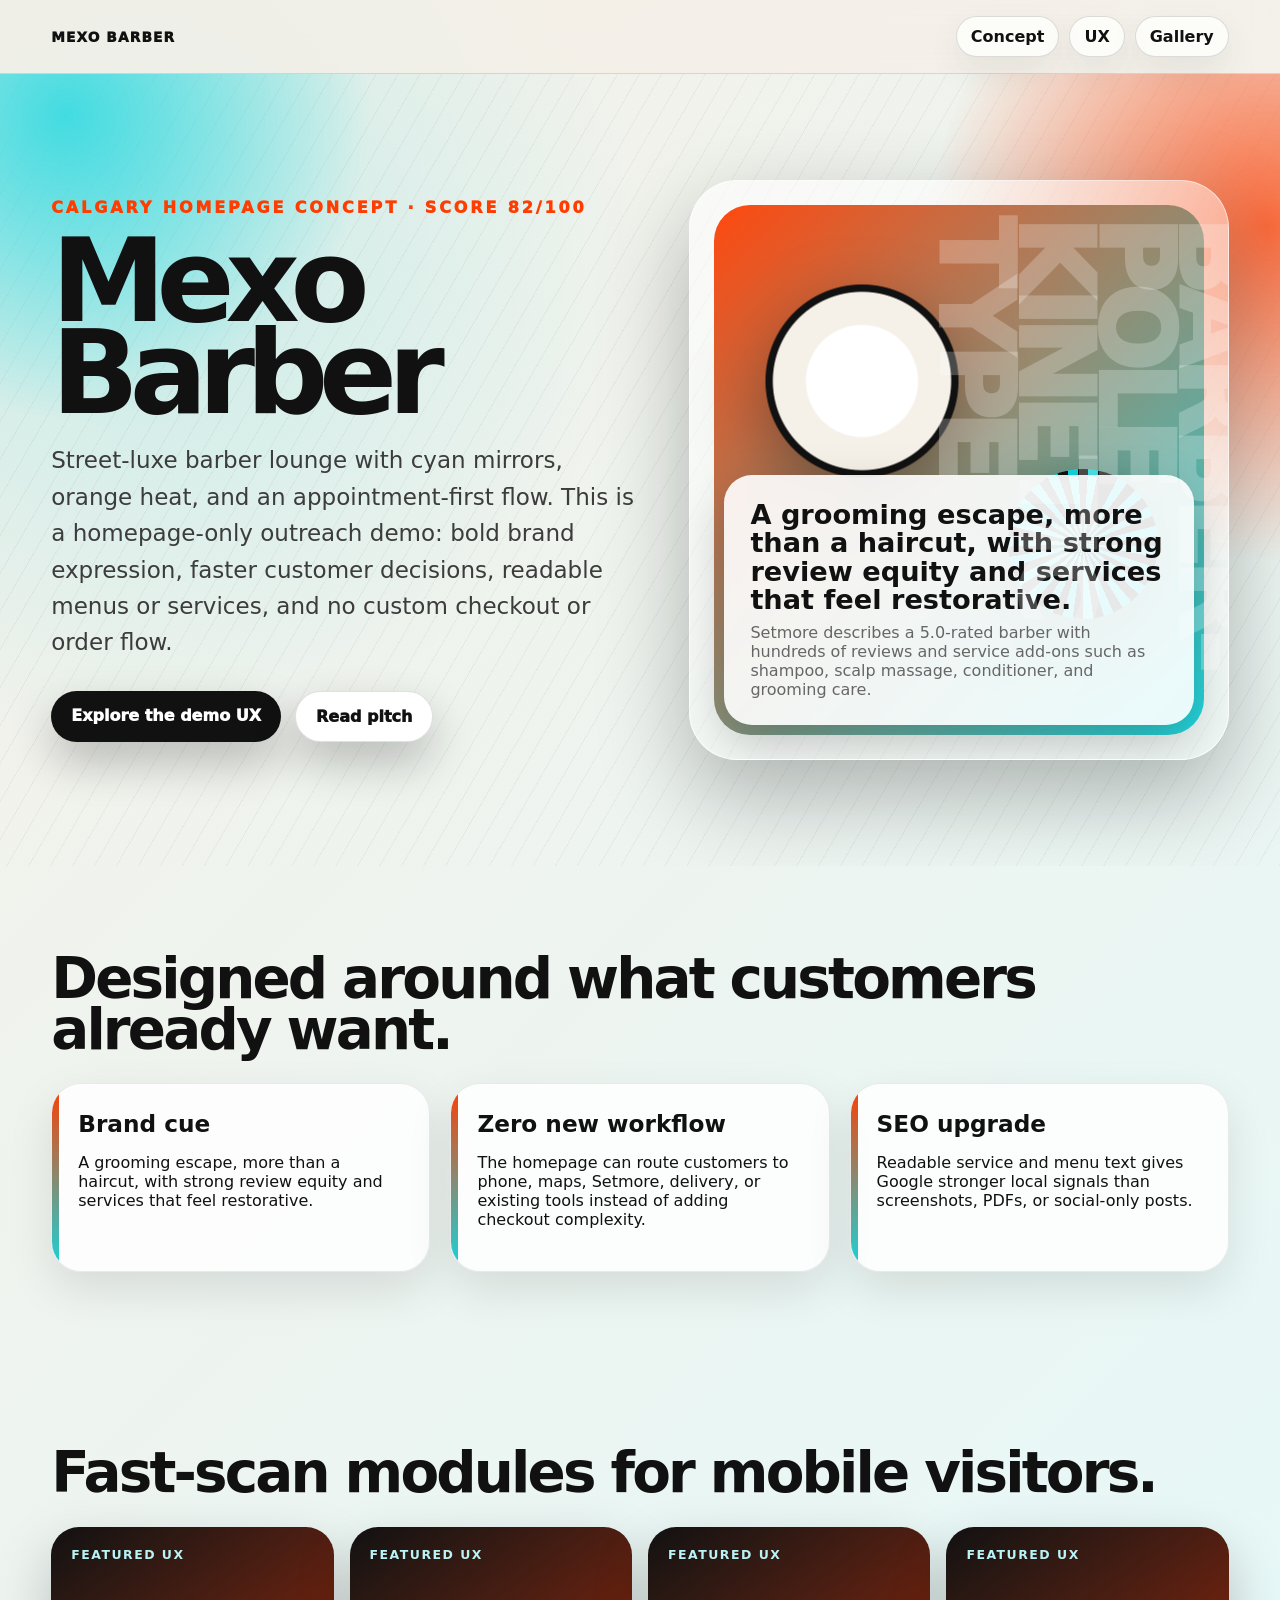
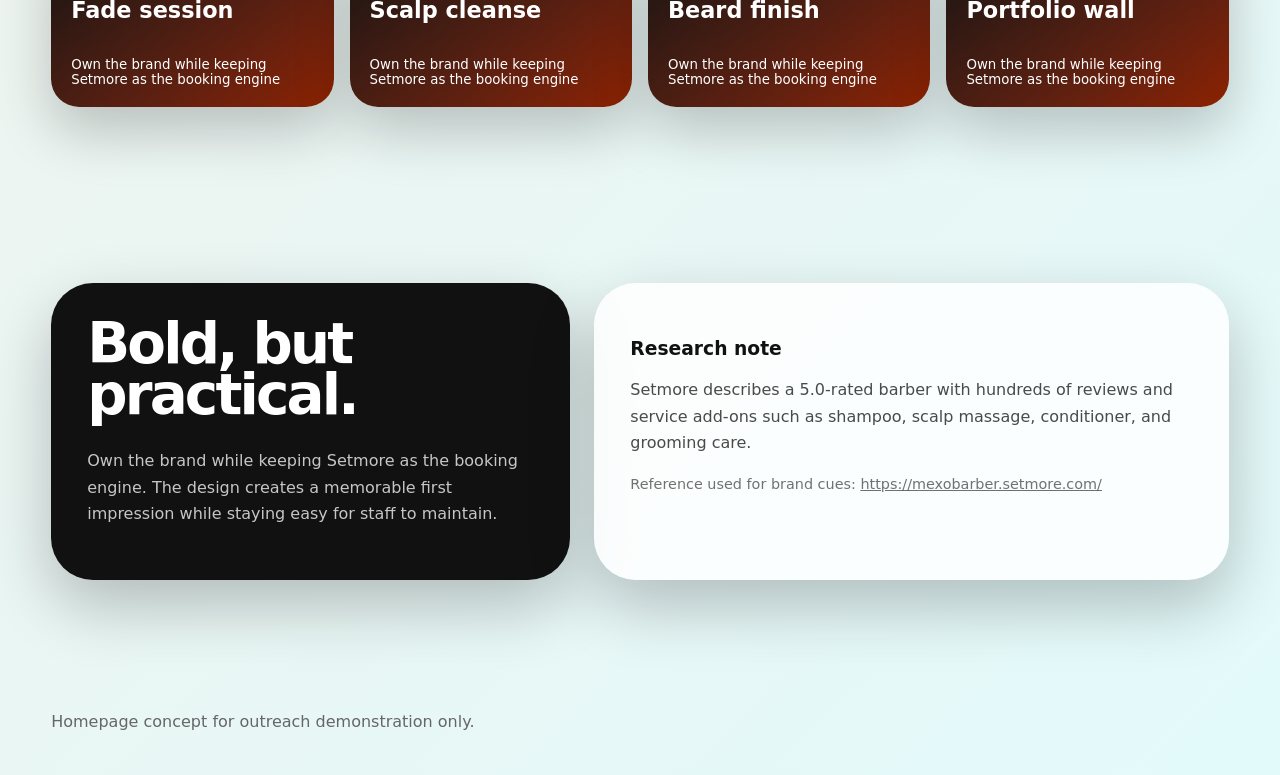
<file: sites/mexo-barber.html>
<!doctype html>
<html lang="en">
<head>
  <meta charset="utf-8">
  <meta name="viewport" content="width=device-width, initial-scale=1">
  <title>Mexo Barber Homepage Demo</title>
  <link rel="stylesheet" href="../assets/styles.css">
  <style>:root{--ink:#111111;--accent:#ff3d00;--accent2:#12d6df;--paper:#f5f0e8;}</style>
</head>
<body>
  <nav class="nav">
    <div class="wrap">
      <div class="brand">Mexo Barber</div>
      <div class="navlinks"><a class="pill" href="#concept">Concept</a><a class="pill" href="#features">UX</a><a class="pill" href="../index.html">Gallery</a></div>
    </div>
  </nav>
  <main>
    <section class="hero">
      <div class="wrap">
        <div>
          <div class="eyebrow">Calgary homepage concept · score 82/100</div>
          <h1>Mexo Barber</h1>
          <p class="lede">Street-luxe barber lounge with cyan mirrors, orange heat, and an appointment-first flow. This is a homepage-only outreach demo: bold brand expression, faster customer decisions, readable menus or services, and no custom checkout or order flow.</p>
          <div class="cta"><a class="btn" href="#features">Explore the demo UX</a><a class="btn alt" href="../pitches/mexo-barber.md">Read pitch</a></div>
        </div>
        <div class="stage" data-motion="barber-pole kinetic type">
          <div class="orb one"></div><div class="orb two"></div>
          <div class="ticket"><b>A grooming escape, more than a haircut, with strong review equity and services that feel restorative.</b><span>Setmore describes a 5.0-rated barber with hundreds of reviews and service add-ons such as shampoo, scalp massage, conditioner, and grooming care.</span></div>
        </div>
      </div>
    </section>
    <section class="section" id="concept"><div class="wrap"><h2>Designed around what customers already want.</h2><div class="grid"><div class="card"><h3>Brand cue</h3><p>A grooming escape, more than a haircut, with strong review equity and services that feel restorative.</p></div>
<div class="card"><h3>Zero new workflow</h3><p>The homepage can route customers to phone, maps, Setmore, delivery, or existing tools instead of adding checkout complexity.</p></div>
<div class="card"><h3>SEO upgrade</h3><p>Readable service and menu text gives Google stronger local signals than screenshots, PDFs, or social-only posts.</p></div></div></div></section>
    <section class="section" id="features"><div class="wrap"><h2>Fast-scan modules for mobile visitors.</h2><div class="menu"><div class="item"><span>Featured UX</span><strong>Fade session</strong><small>Own the brand while keeping Setmore as the booking engine</small></div>
<div class="item"><span>Featured UX</span><strong>Scalp cleanse</strong><small>Own the brand while keeping Setmore as the booking engine</small></div>
<div class="item"><span>Featured UX</span><strong>Beard finish</strong><small>Own the brand while keeping Setmore as the booking engine</small></div>
<div class="item"><span>Featured UX</span><strong>Portfolio wall</strong><small>Own the brand while keeping Setmore as the booking engine</small></div></div></div></section>
    <section class="section"><div class="wrap"><div class="split"><div class="panel"><h2>Bold, but practical.</h2><p>Own the brand while keeping Setmore as the booking engine. The design creates a memorable first impression while staying easy for staff to maintain.</p></div><div class="panel light"><h3>Research note</h3><p>Setmore describes a 5.0-rated barber with hundreds of reviews and service add-ons such as shampoo, scalp massage, conditioner, and grooming care.</p><p class="source">Reference used for brand cues: <a href="https://mexobarber.setmore.com/">https://mexobarber.setmore.com/</a></p></div></div></div></section>
  </main>
  <footer class="footer"><div class="wrap">Homepage concept for outreach demonstration only.</div></footer>
  <script src="../assets/site.js"></script>
</body>
</html>
</file>
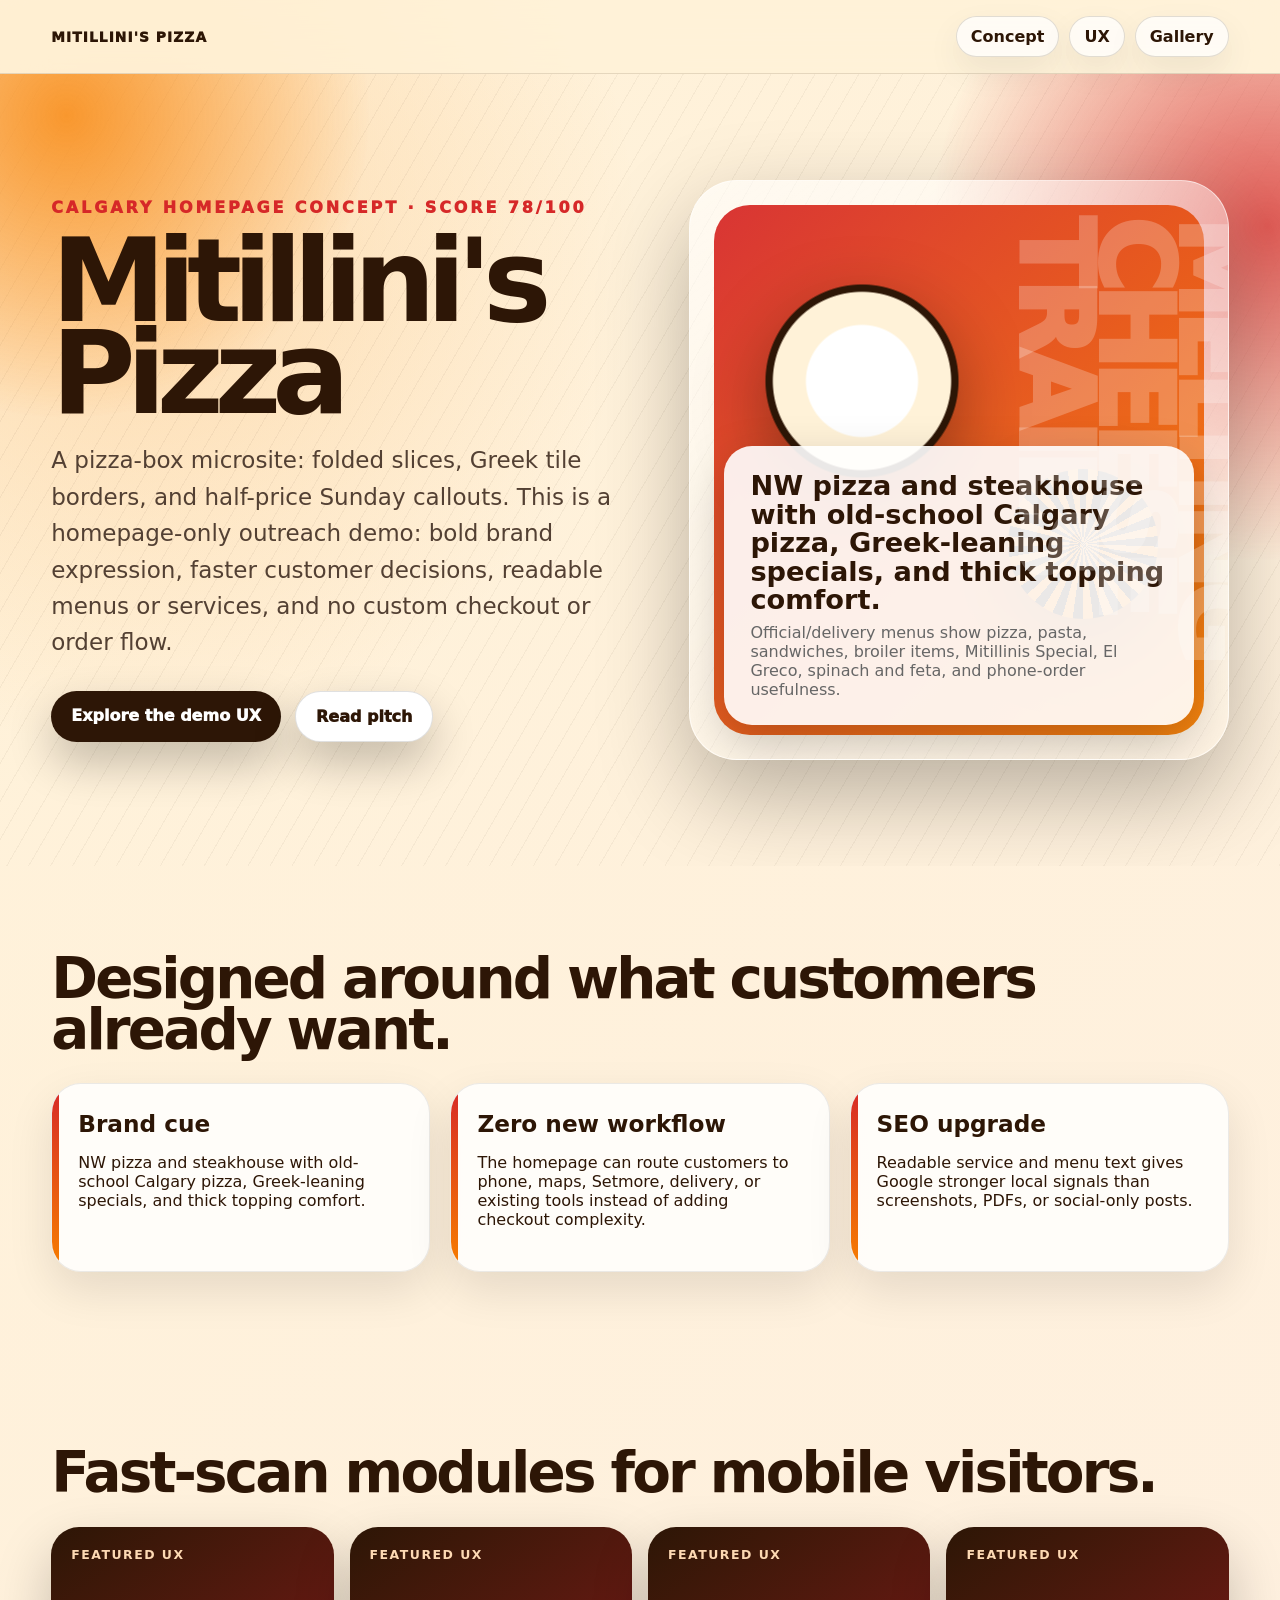
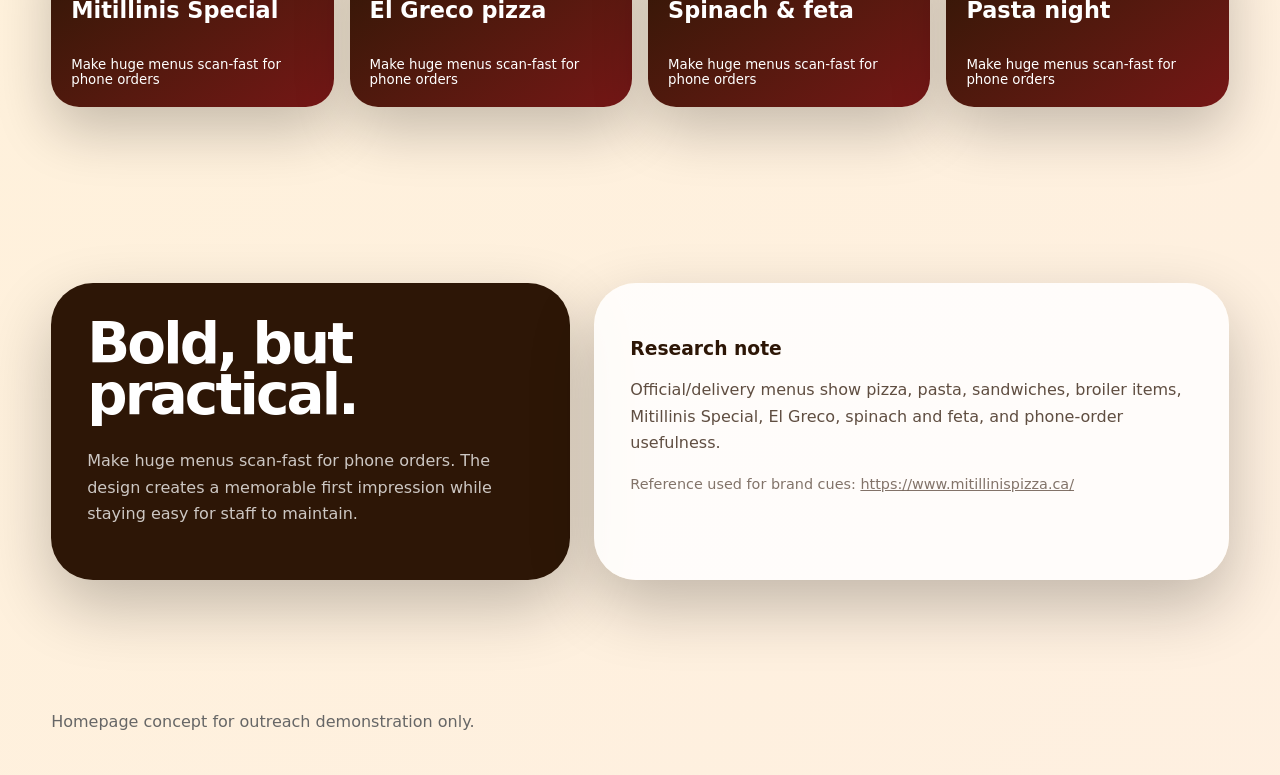
<file: sites/mitillini-s-pizza.html>
<!doctype html>
<html lang="en">
<head>
  <meta charset="utf-8">
  <meta name="viewport" content="width=device-width, initial-scale=1">
  <title>Mitillini&#x27;s Pizza Homepage Demo</title>
  <link rel="stylesheet" href="../assets/styles.css">
  <style>:root{--ink:#2d1606;--accent:#d62828;--accent2:#f77f00;--paper:#fff2d8;}</style>
</head>
<body>
  <nav class="nav">
    <div class="wrap">
      <div class="brand">Mitillini&#x27;s Pizza</div>
      <div class="navlinks"><a class="pill" href="#concept">Concept</a><a class="pill" href="#features">UX</a><a class="pill" href="../index.html">Gallery</a></div>
    </div>
  </nav>
  <main>
    <section class="hero">
      <div class="wrap">
        <div>
          <div class="eyebrow">Calgary homepage concept · score 78/100</div>
          <h1>Mitillini&#x27;s Pizza</h1>
          <p class="lede">A pizza-box microsite: folded slices, Greek tile borders, and half-price Sunday callouts. This is a homepage-only outreach demo: bold brand expression, faster customer decisions, readable menus or services, and no custom checkout or order flow.</p>
          <div class="cta"><a class="btn" href="#features">Explore the demo UX</a><a class="btn alt" href="../pitches/mitillini-s-pizza.md">Read pitch</a></div>
        </div>
        <div class="stage" data-motion="melting cheese trails">
          <div class="orb one"></div><div class="orb two"></div>
          <div class="ticket"><b>NW pizza and steakhouse with old-school Calgary pizza, Greek-leaning specials, and thick topping comfort.</b><span>Official/delivery menus show pizza, pasta, sandwiches, broiler items, Mitillinis Special, El Greco, spinach and feta, and phone-order usefulness.</span></div>
        </div>
      </div>
    </section>
    <section class="section" id="concept"><div class="wrap"><h2>Designed around what customers already want.</h2><div class="grid"><div class="card"><h3>Brand cue</h3><p>NW pizza and steakhouse with old-school Calgary pizza, Greek-leaning specials, and thick topping comfort.</p></div>
<div class="card"><h3>Zero new workflow</h3><p>The homepage can route customers to phone, maps, Setmore, delivery, or existing tools instead of adding checkout complexity.</p></div>
<div class="card"><h3>SEO upgrade</h3><p>Readable service and menu text gives Google stronger local signals than screenshots, PDFs, or social-only posts.</p></div></div></div></section>
    <section class="section" id="features"><div class="wrap"><h2>Fast-scan modules for mobile visitors.</h2><div class="menu"><div class="item"><span>Featured UX</span><strong>Mitillinis Special</strong><small>Make huge menus scan-fast for phone orders</small></div>
<div class="item"><span>Featured UX</span><strong>El Greco pizza</strong><small>Make huge menus scan-fast for phone orders</small></div>
<div class="item"><span>Featured UX</span><strong>Spinach &amp; feta</strong><small>Make huge menus scan-fast for phone orders</small></div>
<div class="item"><span>Featured UX</span><strong>Pasta night</strong><small>Make huge menus scan-fast for phone orders</small></div></div></div></section>
    <section class="section"><div class="wrap"><div class="split"><div class="panel"><h2>Bold, but practical.</h2><p>Make huge menus scan-fast for phone orders. The design creates a memorable first impression while staying easy for staff to maintain.</p></div><div class="panel light"><h3>Research note</h3><p>Official/delivery menus show pizza, pasta, sandwiches, broiler items, Mitillinis Special, El Greco, spinach and feta, and phone-order usefulness.</p><p class="source">Reference used for brand cues: <a href="https://www.mitillinispizza.ca/">https://www.mitillinispizza.ca/</a></p></div></div></div></section>
  </main>
  <footer class="footer"><div class="wrap">Homepage concept for outreach demonstration only.</div></footer>
  <script src="../assets/site.js"></script>
</body>
</html>
</file>
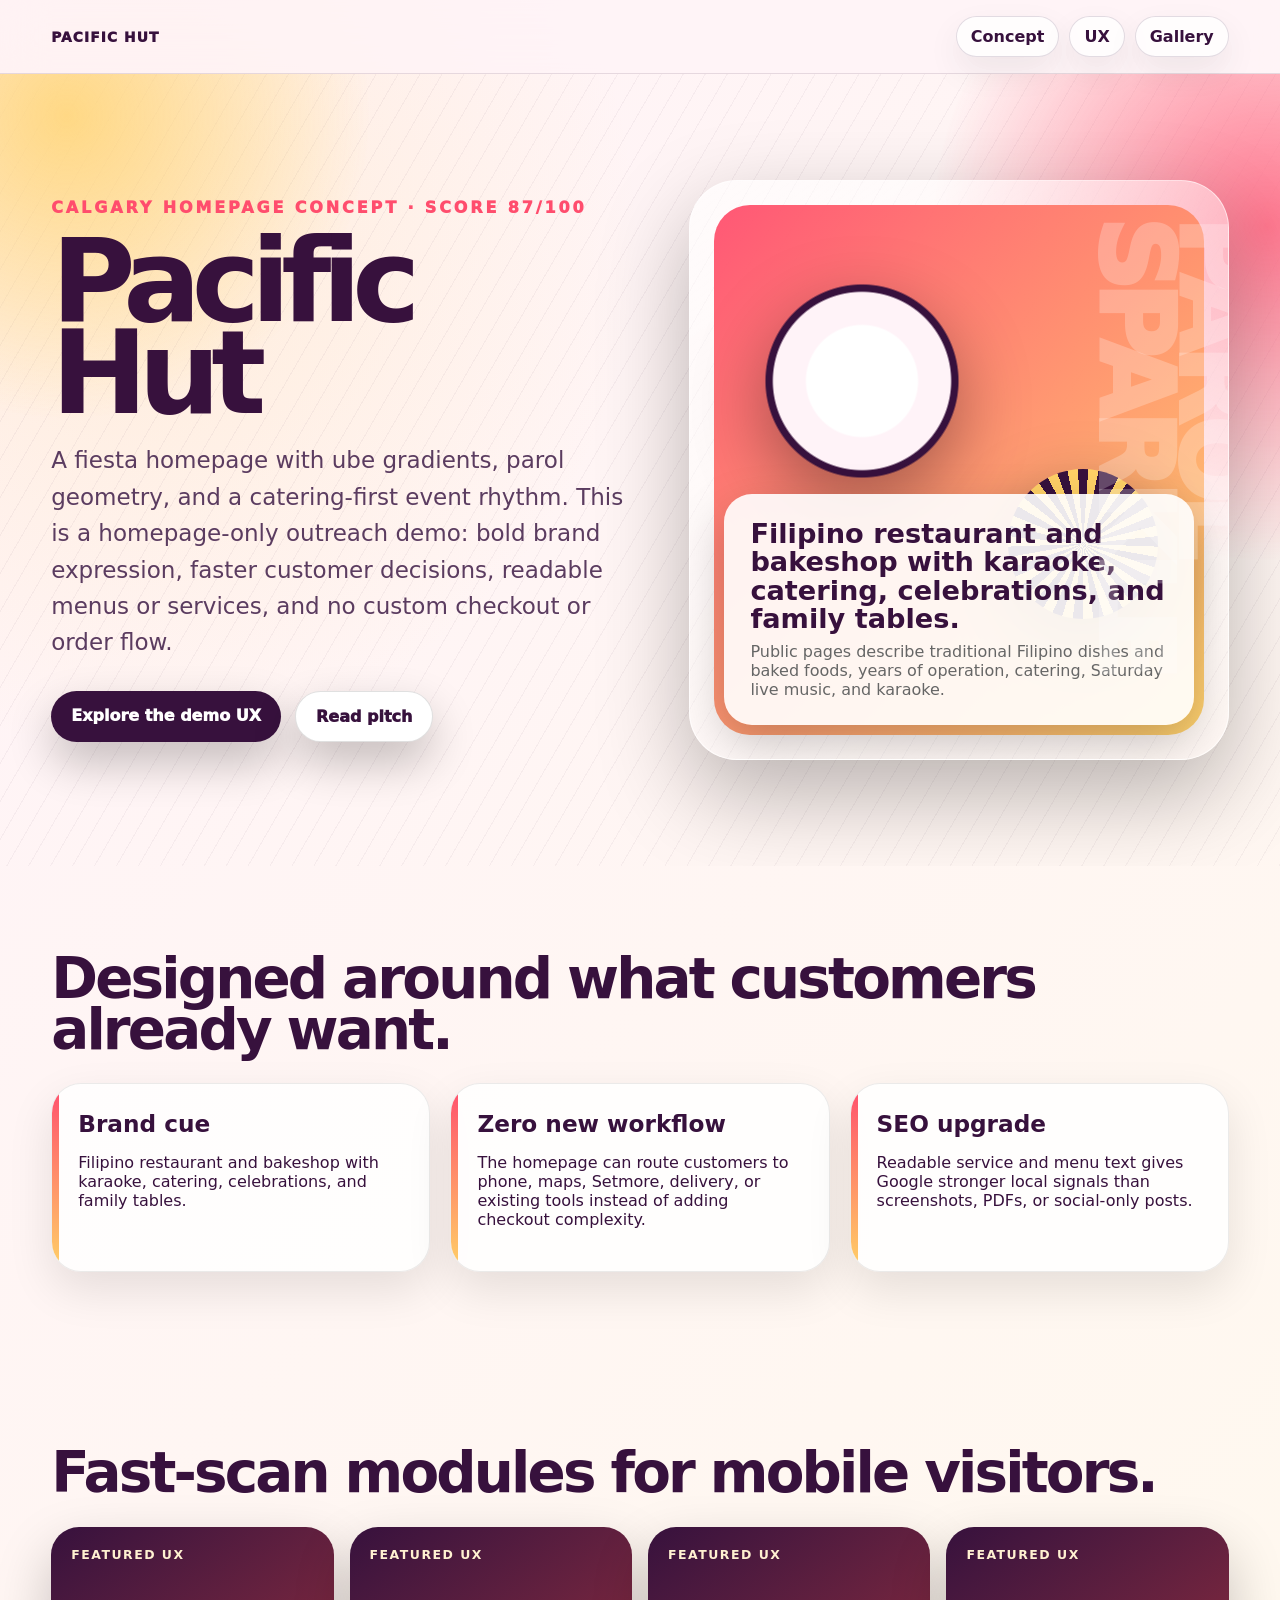
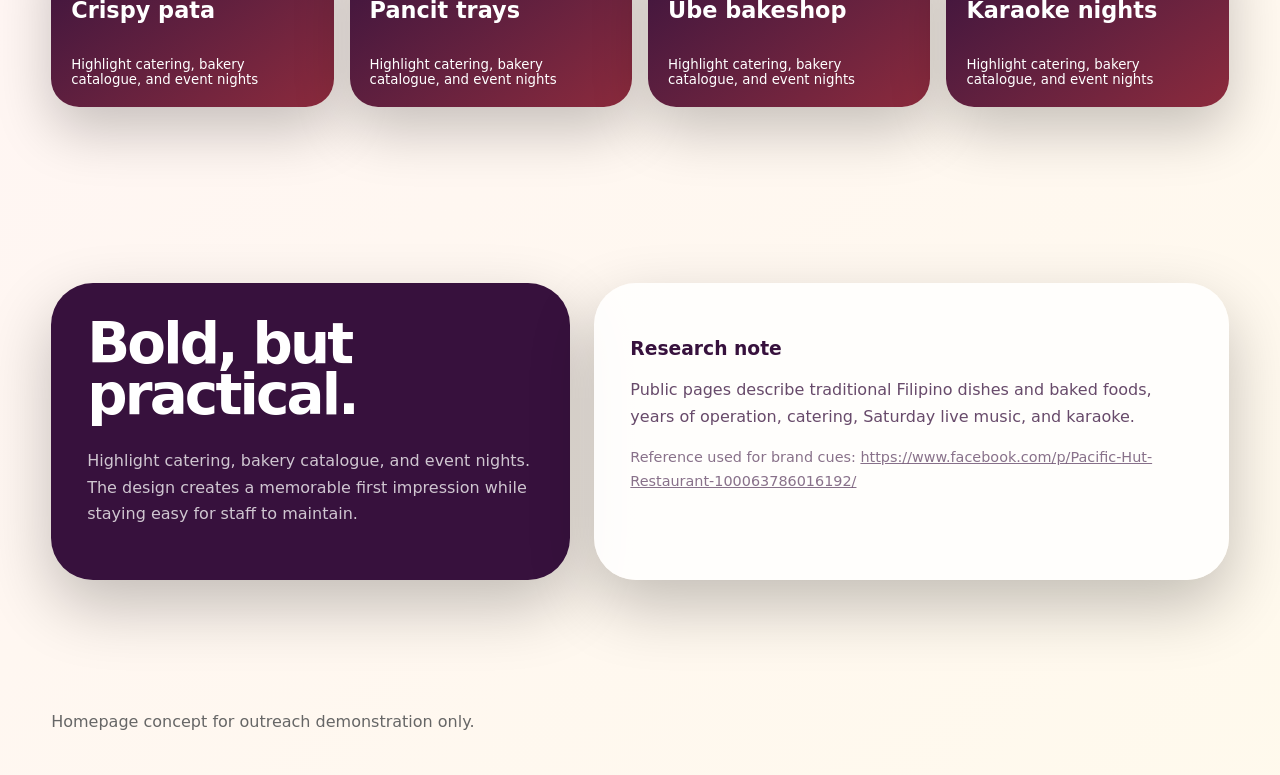
<file: sites/pacific-hut.html>
<!doctype html>
<html lang="en">
<head>
  <meta charset="utf-8">
  <meta name="viewport" content="width=device-width, initial-scale=1">
  <title>Pacific Hut Homepage Demo</title>
  <link rel="stylesheet" href="../assets/styles.css">
  <style>:root{--ink:#37113d;--accent:#ff4d6d;--accent2:#ffd166;--paper:#fff3f8;}</style>
</head>
<body>
  <nav class="nav">
    <div class="wrap">
      <div class="brand">Pacific Hut</div>
      <div class="navlinks"><a class="pill" href="#concept">Concept</a><a class="pill" href="#features">UX</a><a class="pill" href="../index.html">Gallery</a></div>
    </div>
  </nav>
  <main>
    <section class="hero">
      <div class="wrap">
        <div>
          <div class="eyebrow">Calgary homepage concept · score 87/100</div>
          <h1>Pacific Hut</h1>
          <p class="lede">A fiesta homepage with ube gradients, parol geometry, and a catering-first event rhythm. This is a homepage-only outreach demo: bold brand expression, faster customer decisions, readable menus or services, and no custom checkout or order flow.</p>
          <div class="cta"><a class="btn" href="#features">Explore the demo UX</a><a class="btn alt" href="../pitches/pacific-hut.md">Read pitch</a></div>
        </div>
        <div class="stage" data-motion="parol sparkle">
          <div class="orb one"></div><div class="orb two"></div>
          <div class="ticket"><b>Filipino restaurant and bakeshop with karaoke, catering, celebrations, and family tables.</b><span>Public pages describe traditional Filipino dishes and baked foods, years of operation, catering, Saturday live music, and karaoke.</span></div>
        </div>
      </div>
    </section>
    <section class="section" id="concept"><div class="wrap"><h2>Designed around what customers already want.</h2><div class="grid"><div class="card"><h3>Brand cue</h3><p>Filipino restaurant and bakeshop with karaoke, catering, celebrations, and family tables.</p></div>
<div class="card"><h3>Zero new workflow</h3><p>The homepage can route customers to phone, maps, Setmore, delivery, or existing tools instead of adding checkout complexity.</p></div>
<div class="card"><h3>SEO upgrade</h3><p>Readable service and menu text gives Google stronger local signals than screenshots, PDFs, or social-only posts.</p></div></div></div></section>
    <section class="section" id="features"><div class="wrap"><h2>Fast-scan modules for mobile visitors.</h2><div class="menu"><div class="item"><span>Featured UX</span><strong>Crispy pata</strong><small>Highlight catering, bakery catalogue, and event nights</small></div>
<div class="item"><span>Featured UX</span><strong>Pancit trays</strong><small>Highlight catering, bakery catalogue, and event nights</small></div>
<div class="item"><span>Featured UX</span><strong>Ube bakeshop</strong><small>Highlight catering, bakery catalogue, and event nights</small></div>
<div class="item"><span>Featured UX</span><strong>Karaoke nights</strong><small>Highlight catering, bakery catalogue, and event nights</small></div></div></div></section>
    <section class="section"><div class="wrap"><div class="split"><div class="panel"><h2>Bold, but practical.</h2><p>Highlight catering, bakery catalogue, and event nights. The design creates a memorable first impression while staying easy for staff to maintain.</p></div><div class="panel light"><h3>Research note</h3><p>Public pages describe traditional Filipino dishes and baked foods, years of operation, catering, Saturday live music, and karaoke.</p><p class="source">Reference used for brand cues: <a href="https://www.facebook.com/p/Pacific-Hut-Restaurant-100063786016192/">https://www.facebook.com/p/Pacific-Hut-Restaurant-100063786016192/</a></p></div></div></div></section>
  </main>
  <footer class="footer"><div class="wrap">Homepage concept for outreach demonstration only.</div></footer>
  <script src="../assets/site.js"></script>
</body>
</html>
</file>
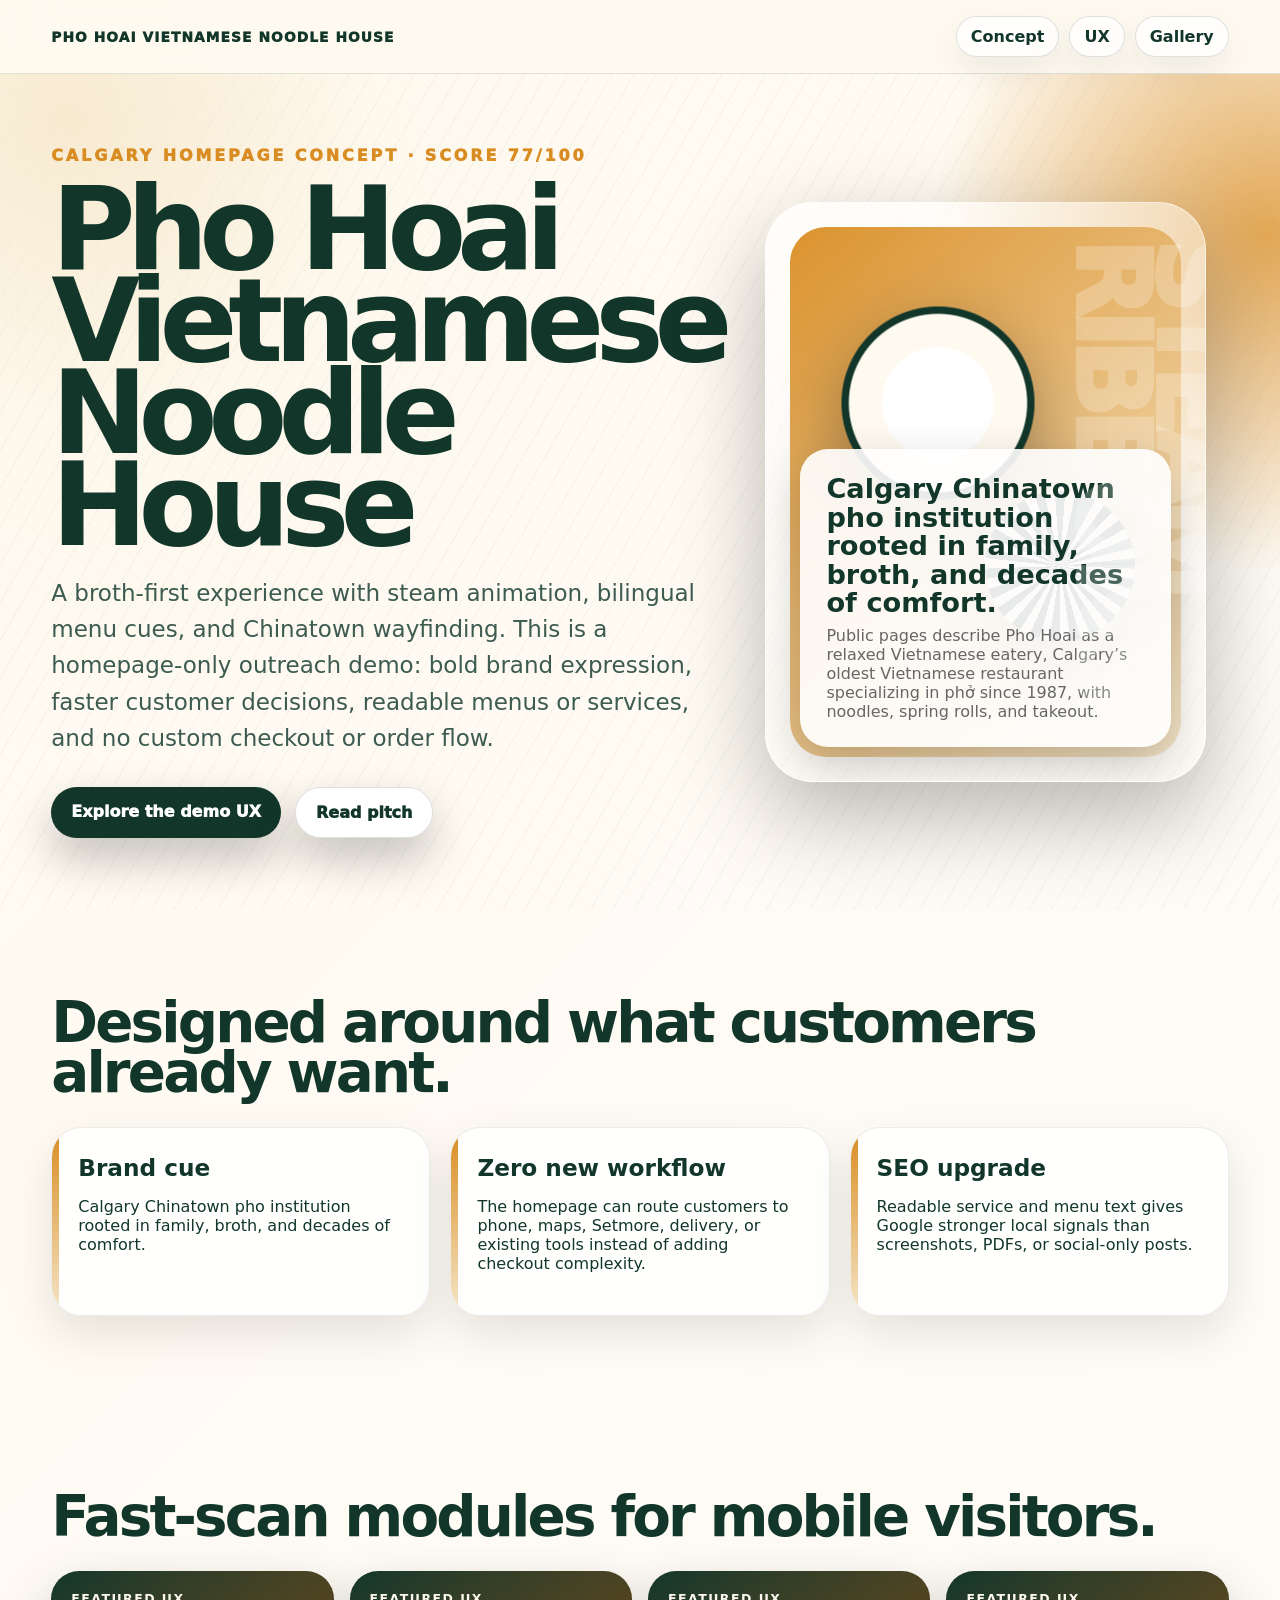
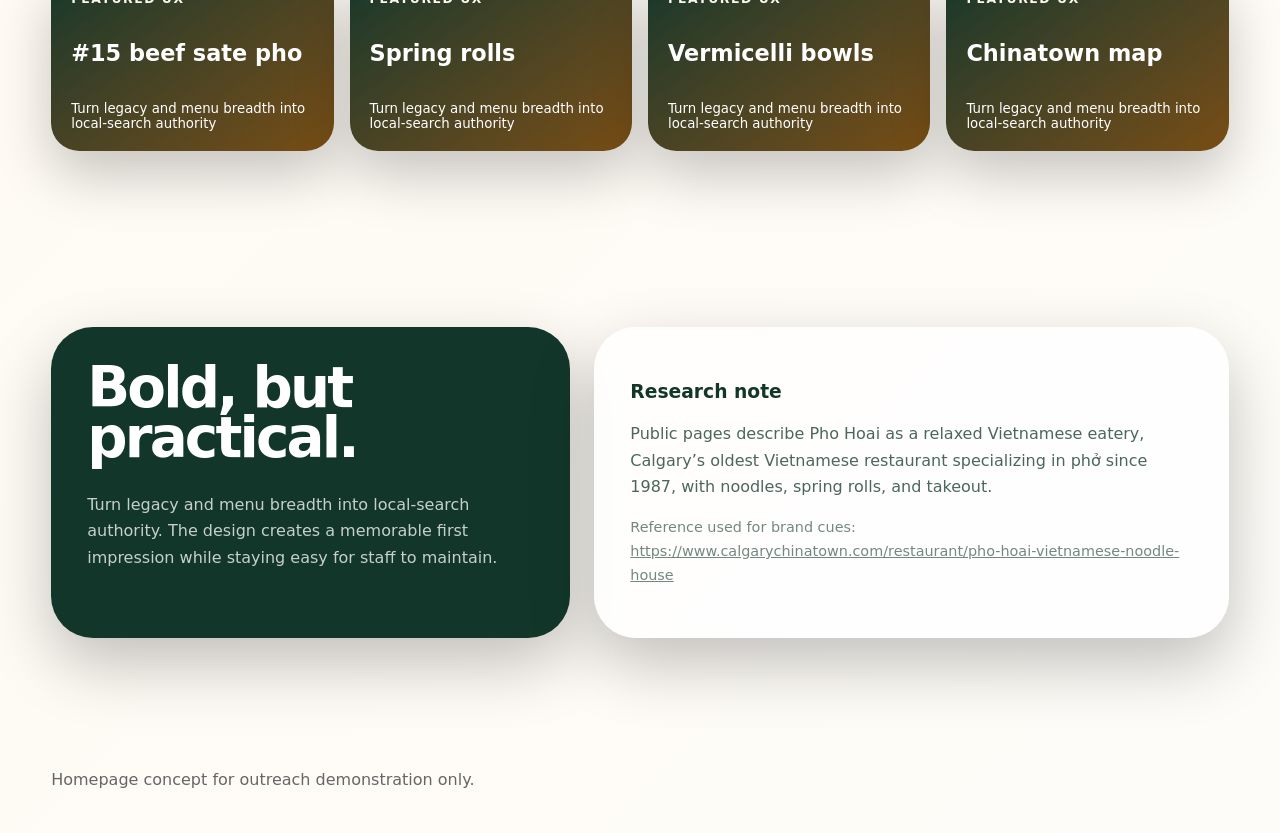
<file: sites/pho-hoai-vietnamese-noodle-house.html>
<!doctype html>
<html lang="en">
<head>
  <meta charset="utf-8">
  <meta name="viewport" content="width=device-width, initial-scale=1">
  <title>Pho Hoai Vietnamese Noodle House Homepage Demo</title>
  <link rel="stylesheet" href="../assets/styles.css">
  <style>:root{--ink:#12372a;--accent:#d98c21;--accent2:#f5e6c8;--paper:#fffaf0;}</style>
</head>
<body>
  <nav class="nav">
    <div class="wrap">
      <div class="brand">Pho Hoai Vietnamese Noodle House</div>
      <div class="navlinks"><a class="pill" href="#concept">Concept</a><a class="pill" href="#features">UX</a><a class="pill" href="../index.html">Gallery</a></div>
    </div>
  </nav>
  <main>
    <section class="hero">
      <div class="wrap">
        <div>
          <div class="eyebrow">Calgary homepage concept · score 77/100</div>
          <h1>Pho Hoai Vietnamese Noodle House</h1>
          <p class="lede">A broth-first experience with steam animation, bilingual menu cues, and Chinatown wayfinding. This is a homepage-only outreach demo: bold brand expression, faster customer decisions, readable menus or services, and no custom checkout or order flow.</p>
          <div class="cta"><a class="btn" href="#features">Explore the demo UX</a><a class="btn alt" href="../pitches/pho-hoai-vietnamese-noodle-house.md">Read pitch</a></div>
        </div>
        <div class="stage" data-motion="steam ribbons">
          <div class="orb one"></div><div class="orb two"></div>
          <div class="ticket"><b>Calgary Chinatown pho institution rooted in family, broth, and decades of comfort.</b><span>Public pages describe Pho Hoai as a relaxed Vietnamese eatery, Calgary’s oldest Vietnamese restaurant specializing in phở since 1987, with noodles, spring rolls, and takeout.</span></div>
        </div>
      </div>
    </section>
    <section class="section" id="concept"><div class="wrap"><h2>Designed around what customers already want.</h2><div class="grid"><div class="card"><h3>Brand cue</h3><p>Calgary Chinatown pho institution rooted in family, broth, and decades of comfort.</p></div>
<div class="card"><h3>Zero new workflow</h3><p>The homepage can route customers to phone, maps, Setmore, delivery, or existing tools instead of adding checkout complexity.</p></div>
<div class="card"><h3>SEO upgrade</h3><p>Readable service and menu text gives Google stronger local signals than screenshots, PDFs, or social-only posts.</p></div></div></div></section>
    <section class="section" id="features"><div class="wrap"><h2>Fast-scan modules for mobile visitors.</h2><div class="menu"><div class="item"><span>Featured UX</span><strong>#15 beef sate pho</strong><small>Turn legacy and menu breadth into local-search authority</small></div>
<div class="item"><span>Featured UX</span><strong>Spring rolls</strong><small>Turn legacy and menu breadth into local-search authority</small></div>
<div class="item"><span>Featured UX</span><strong>Vermicelli bowls</strong><small>Turn legacy and menu breadth into local-search authority</small></div>
<div class="item"><span>Featured UX</span><strong>Chinatown map</strong><small>Turn legacy and menu breadth into local-search authority</small></div></div></div></section>
    <section class="section"><div class="wrap"><div class="split"><div class="panel"><h2>Bold, but practical.</h2><p>Turn legacy and menu breadth into local-search authority. The design creates a memorable first impression while staying easy for staff to maintain.</p></div><div class="panel light"><h3>Research note</h3><p>Public pages describe Pho Hoai as a relaxed Vietnamese eatery, Calgary’s oldest Vietnamese restaurant specializing in phở since 1987, with noodles, spring rolls, and takeout.</p><p class="source">Reference used for brand cues: <a href="https://www.calgarychinatown.com/restaurant/pho-hoai-vietnamese-noodle-house">https://www.calgarychinatown.com/restaurant/pho-hoai-vietnamese-noodle-house</a></p></div></div></div></section>
  </main>
  <footer class="footer"><div class="wrap">Homepage concept for outreach demonstration only.</div></footer>
  <script src="../assets/site.js"></script>
</body>
</html>
</file>
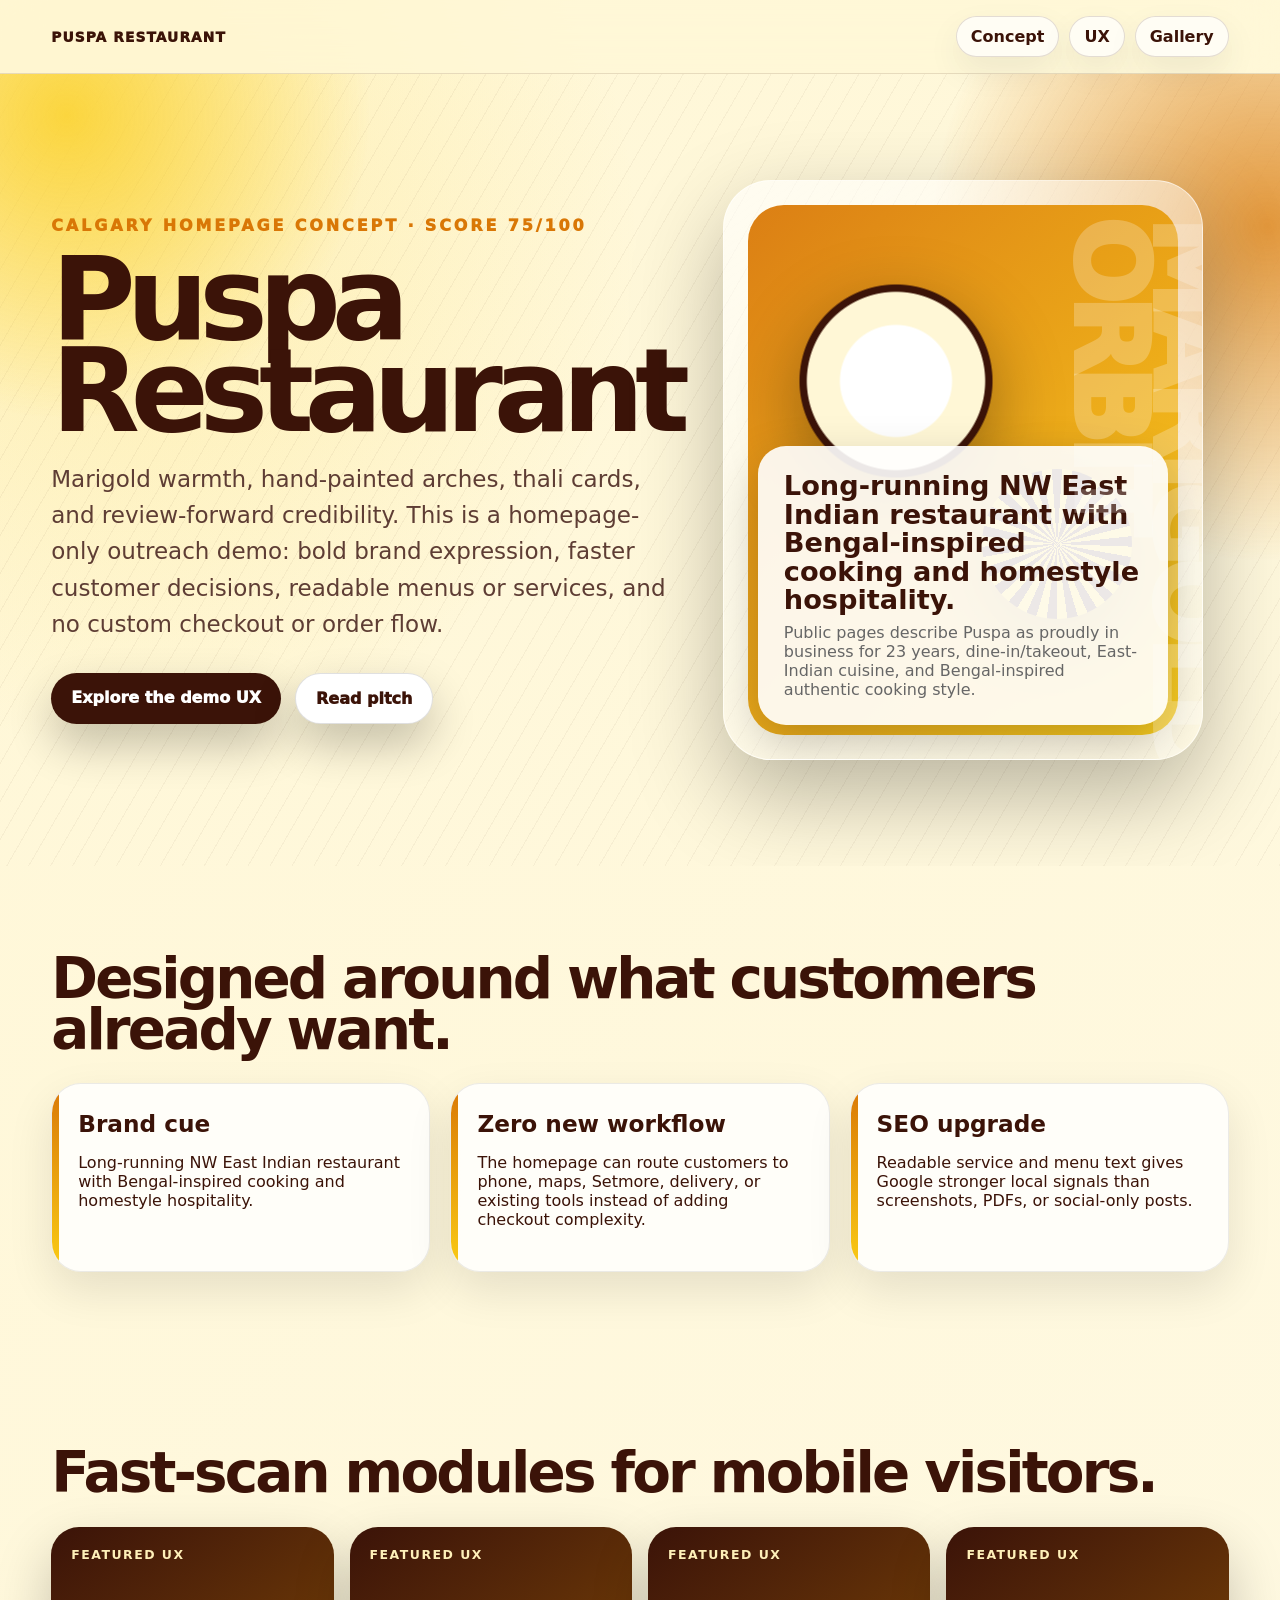
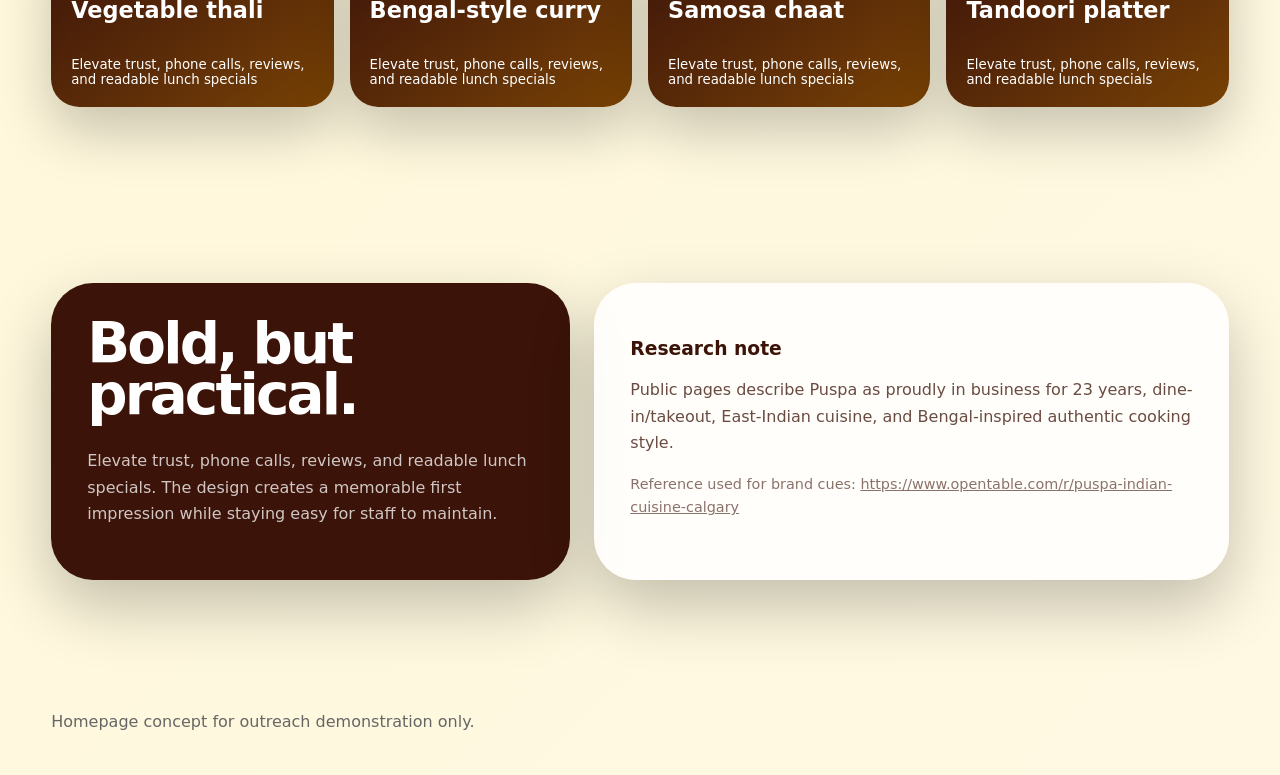
<file: sites/puspa-restaurant.html>
<!doctype html>
<html lang="en">
<head>
  <meta charset="utf-8">
  <meta name="viewport" content="width=device-width, initial-scale=1">
  <title>Puspa Restaurant Homepage Demo</title>
  <link rel="stylesheet" href="../assets/styles.css">
  <style>:root{--ink:#3b1308;--accent:#d97706;--accent2:#facc15;--paper:#fff7d6;}</style>
</head>
<body>
  <nav class="nav">
    <div class="wrap">
      <div class="brand">Puspa Restaurant</div>
      <div class="navlinks"><a class="pill" href="#concept">Concept</a><a class="pill" href="#features">UX</a><a class="pill" href="../index.html">Gallery</a></div>
    </div>
  </nav>
  <main>
    <section class="hero">
      <div class="wrap">
        <div>
          <div class="eyebrow">Calgary homepage concept · score 75/100</div>
          <h1>Puspa Restaurant</h1>
          <p class="lede">Marigold warmth, hand-painted arches, thali cards, and review-forward credibility. This is a homepage-only outreach demo: bold brand expression, faster customer decisions, readable menus or services, and no custom checkout or order flow.</p>
          <div class="cta"><a class="btn" href="#features">Explore the demo UX</a><a class="btn alt" href="../pitches/puspa-restaurant.md">Read pitch</a></div>
        </div>
        <div class="stage" data-motion="marigold orbit">
          <div class="orb one"></div><div class="orb two"></div>
          <div class="ticket"><b>Long-running NW East Indian restaurant with Bengal-inspired cooking and homestyle hospitality.</b><span>Public pages describe Puspa as proudly in business for 23 years, dine-in/takeout, East-Indian cuisine, and Bengal-inspired authentic cooking style.</span></div>
        </div>
      </div>
    </section>
    <section class="section" id="concept"><div class="wrap"><h2>Designed around what customers already want.</h2><div class="grid"><div class="card"><h3>Brand cue</h3><p>Long-running NW East Indian restaurant with Bengal-inspired cooking and homestyle hospitality.</p></div>
<div class="card"><h3>Zero new workflow</h3><p>The homepage can route customers to phone, maps, Setmore, delivery, or existing tools instead of adding checkout complexity.</p></div>
<div class="card"><h3>SEO upgrade</h3><p>Readable service and menu text gives Google stronger local signals than screenshots, PDFs, or social-only posts.</p></div></div></div></section>
    <section class="section" id="features"><div class="wrap"><h2>Fast-scan modules for mobile visitors.</h2><div class="menu"><div class="item"><span>Featured UX</span><strong>Vegetable thali</strong><small>Elevate trust, phone calls, reviews, and readable lunch specials</small></div>
<div class="item"><span>Featured UX</span><strong>Bengal-style curry</strong><small>Elevate trust, phone calls, reviews, and readable lunch specials</small></div>
<div class="item"><span>Featured UX</span><strong>Samosa chaat</strong><small>Elevate trust, phone calls, reviews, and readable lunch specials</small></div>
<div class="item"><span>Featured UX</span><strong>Tandoori platter</strong><small>Elevate trust, phone calls, reviews, and readable lunch specials</small></div></div></div></section>
    <section class="section"><div class="wrap"><div class="split"><div class="panel"><h2>Bold, but practical.</h2><p>Elevate trust, phone calls, reviews, and readable lunch specials. The design creates a memorable first impression while staying easy for staff to maintain.</p></div><div class="panel light"><h3>Research note</h3><p>Public pages describe Puspa as proudly in business for 23 years, dine-in/takeout, East-Indian cuisine, and Bengal-inspired authentic cooking style.</p><p class="source">Reference used for brand cues: <a href="https://www.opentable.com/r/puspa-indian-cuisine-calgary">https://www.opentable.com/r/puspa-indian-cuisine-calgary</a></p></div></div></div></section>
  </main>
  <footer class="footer"><div class="wrap">Homepage concept for outreach demonstration only.</div></footer>
  <script src="../assets/site.js"></script>
</body>
</html>
</file>
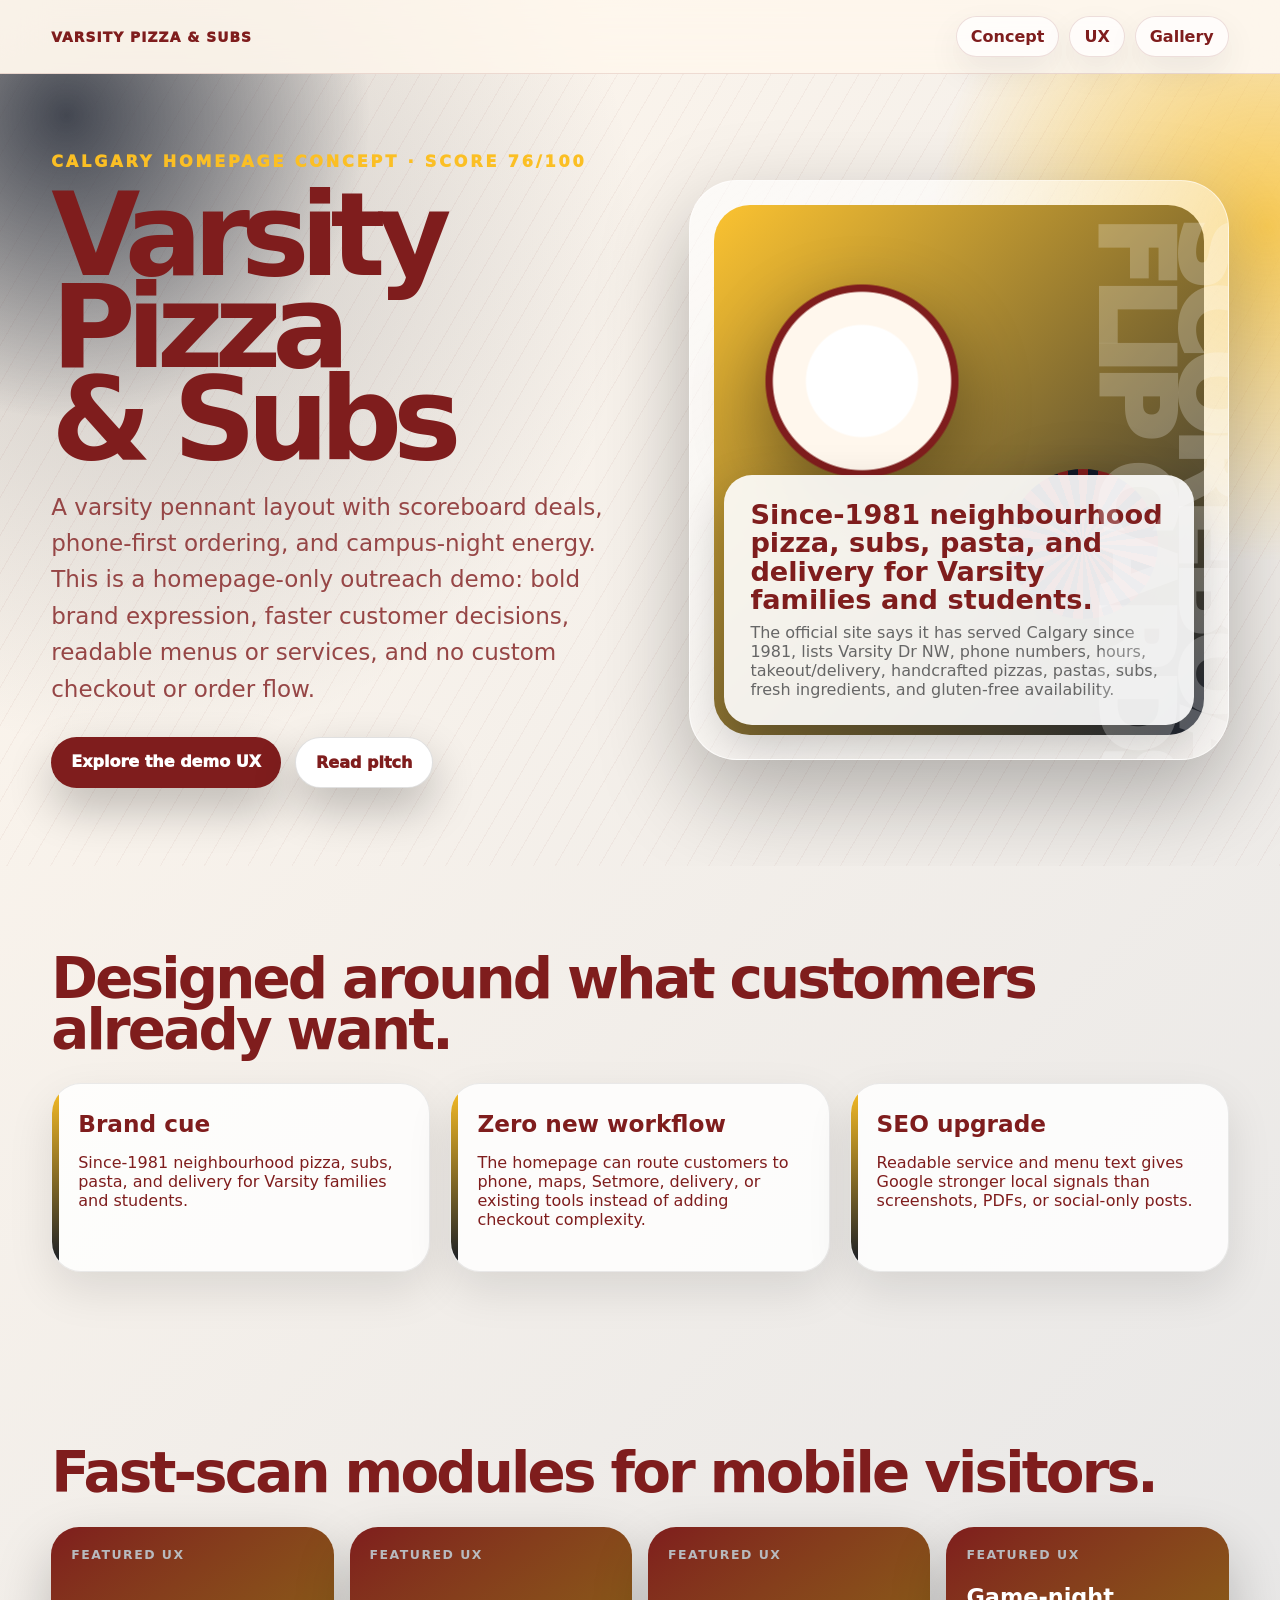
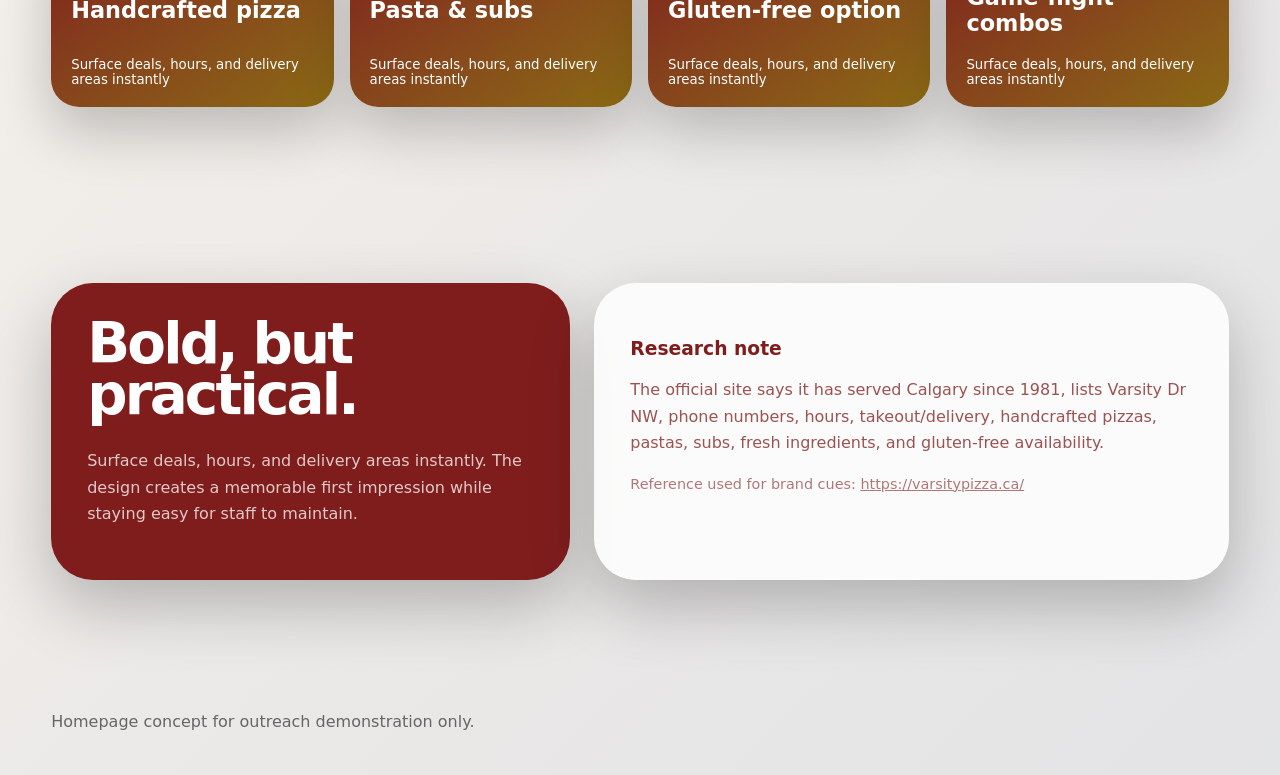
<file: sites/varsity-pizza--subs.html>
<!doctype html>
<html lang="en">
<head>
  <meta charset="utf-8">
  <meta name="viewport" content="width=device-width, initial-scale=1">
  <title>Varsity Pizza &amp; Subs Homepage Demo</title>
  <link rel="stylesheet" href="../assets/styles.css">
  <style>:root{--ink:#7f1d1d;--accent:#fbbf24;--accent2:#111827;--paper:#fff7ed;}</style>
</head>
<body>
  <nav class="nav">
    <div class="wrap">
      <div class="brand">Varsity Pizza &amp; Subs</div>
      <div class="navlinks"><a class="pill" href="#concept">Concept</a><a class="pill" href="#features">UX</a><a class="pill" href="../index.html">Gallery</a></div>
    </div>
  </nav>
  <main>
    <section class="hero">
      <div class="wrap">
        <div>
          <div class="eyebrow">Calgary homepage concept · score 76/100</div>
          <h1>Varsity Pizza &amp; Subs</h1>
          <p class="lede">A varsity pennant layout with scoreboard deals, phone-first ordering, and campus-night energy. This is a homepage-only outreach demo: bold brand expression, faster customer decisions, readable menus or services, and no custom checkout or order flow.</p>
          <div class="cta"><a class="btn" href="#features">Explore the demo UX</a><a class="btn alt" href="../pitches/varsity-pizza--subs.md">Read pitch</a></div>
        </div>
        <div class="stage" data-motion="scoreboard flip cards">
          <div class="orb one"></div><div class="orb two"></div>
          <div class="ticket"><b>Since-1981 neighbourhood pizza, subs, pasta, and delivery for Varsity families and students.</b><span>The official site says it has served Calgary since 1981, lists Varsity Dr NW, phone numbers, hours, takeout/delivery, handcrafted pizzas, pastas, subs, fresh ingredients, and gluten-free availability.</span></div>
        </div>
      </div>
    </section>
    <section class="section" id="concept"><div class="wrap"><h2>Designed around what customers already want.</h2><div class="grid"><div class="card"><h3>Brand cue</h3><p>Since-1981 neighbourhood pizza, subs, pasta, and delivery for Varsity families and students.</p></div>
<div class="card"><h3>Zero new workflow</h3><p>The homepage can route customers to phone, maps, Setmore, delivery, or existing tools instead of adding checkout complexity.</p></div>
<div class="card"><h3>SEO upgrade</h3><p>Readable service and menu text gives Google stronger local signals than screenshots, PDFs, or social-only posts.</p></div></div></div></section>
    <section class="section" id="features"><div class="wrap"><h2>Fast-scan modules for mobile visitors.</h2><div class="menu"><div class="item"><span>Featured UX</span><strong>Handcrafted pizza</strong><small>Surface deals, hours, and delivery areas instantly</small></div>
<div class="item"><span>Featured UX</span><strong>Pasta &amp; subs</strong><small>Surface deals, hours, and delivery areas instantly</small></div>
<div class="item"><span>Featured UX</span><strong>Gluten-free option</strong><small>Surface deals, hours, and delivery areas instantly</small></div>
<div class="item"><span>Featured UX</span><strong>Game-night combos</strong><small>Surface deals, hours, and delivery areas instantly</small></div></div></div></section>
    <section class="section"><div class="wrap"><div class="split"><div class="panel"><h2>Bold, but practical.</h2><p>Surface deals, hours, and delivery areas instantly. The design creates a memorable first impression while staying easy for staff to maintain.</p></div><div class="panel light"><h3>Research note</h3><p>The official site says it has served Calgary since 1981, lists Varsity Dr NW, phone numbers, hours, takeout/delivery, handcrafted pizzas, pastas, subs, fresh ingredients, and gluten-free availability.</p><p class="source">Reference used for brand cues: <a href="https://varsitypizza.ca/">https://varsitypizza.ca/</a></p></div></div></div></section>
  </main>
  <footer class="footer"><div class="wrap">Homepage concept for outreach demonstration only.</div></footer>
  <script src="../assets/site.js"></script>
</body>
</html>
</file>
<file: assets/styles.css>
:root {
  --ink: #161616;
  --accent: #c9462c;
  --accent2: #f7b538;
  --paper: #fffaf1;
  --deep: #101820;
  --muted: #666;
  --radius: 30px;
}
* { box-sizing: border-box; }
html { scroll-behavior: smooth; }
body {
  margin: 0;
  font-family: Inter, ui-sans-serif, system-ui, -apple-system, Segoe UI, sans-serif;
  color: var(--ink);
  background:
    radial-gradient(circle at 10% 10%, color-mix(in srgb, var(--accent2) 20%, transparent), transparent 32rem),
    linear-gradient(135deg, var(--paper), color-mix(in srgb, var(--accent2) 12%, white));
  overflow-x: hidden;
}
a { color: inherit; }
.wrap { width: min(1180px, 92vw); margin: auto; }
.nav {
  position: sticky; top: 0; z-index: 5;
  background: color-mix(in srgb, var(--paper) 76%, transparent);
  border-bottom: 1px solid color-mix(in srgb, var(--ink) 12%, transparent);
  backdrop-filter: blur(22px);
}
.nav .wrap { display: flex; justify-content: space-between; align-items: center; gap: 18px; padding: 16px 0; }
.brand { font-weight: 950; letter-spacing: .08em; text-transform: uppercase; font-size: .86rem; }
.navlinks { display: flex; gap: 10px; flex-wrap: wrap; }
.pill, .chip {
  display: inline-flex; align-items: center; gap: 8px;
  border: 1px solid color-mix(in srgb, var(--ink) 14%, transparent);
  border-radius: 999px; padding: 10px 14px; text-decoration: none;
  background: color-mix(in srgb, white 72%, transparent);
  box-shadow: 0 14px 34px rgba(0,0,0,.07);
  font-weight: 800;
}
.hero { position: relative; min-height: 88vh; display: grid; align-items: center; overflow: hidden; }
.hero::before {
  content: ""; position: absolute; inset: -20%; pointer-events: none;
  background:
    radial-gradient(circle at 18% 18%, var(--accent2), transparent 19rem),
    radial-gradient(circle at 85% 28%, var(--accent), transparent 21rem),
    repeating-linear-gradient(120deg, transparent 0 18px, color-mix(in srgb, var(--ink) 6%, transparent) 18px 19px);
  opacity: .75; animation: drift 14s ease-in-out infinite alternate;
}
.hero .wrap { position: relative; display: grid; grid-template-columns: 1.05fr .95fr; gap: 42px; align-items: center; padding: 72px 0; }
.eyebrow { color: var(--accent); font-weight: 950; letter-spacing: .18em; text-transform: uppercase; }
h1 { font-size: clamp(4rem, 9vw, 9rem); line-height: .8; margin: 18px 0; letter-spacing: -.08em; text-wrap: balance; }
.lede { font-size: clamp(1.08rem, 1.8vw, 1.45rem); line-height: 1.58; max-width: 730px; color: color-mix(in srgb, var(--ink) 82%, white); }
.cta { display: flex; gap: 14px; flex-wrap: wrap; margin-top: 30px; }
.btn { border: 0; border-radius: 999px; padding: 15px 20px; color: white; background: var(--ink); text-decoration: none; font-weight: 950; box-shadow: 0 20px 45px rgba(0,0,0,.24); }
.btn.alt { color: var(--ink); background: white; border: 1px solid rgba(0,0,0,.12); }
.stage { min-height: 580px; position: relative; border-radius: 48px; background: linear-gradient(145deg, rgba(255,255,255,.62), rgba(255,255,255,.18)); border: 1px solid rgba(255,255,255,.6); box-shadow: 0 34px 90px rgba(0,0,0,.28); overflow: hidden; }
.stage::before { content: ""; position: absolute; inset: 24px; border-radius: 36px; background: linear-gradient(135deg, var(--accent), var(--accent2)); opacity: .94; }
.stage::after { content: attr(data-motion); position: absolute; right: -26px; top: 38px; writing-mode: vertical-rl; font-size: clamp(2.8rem, 8vw, 7rem); line-height: .78; font-weight: 1000; letter-spacing: -.08em; color: rgba(255,255,255,.24); text-transform: uppercase; }
.orb { position: absolute; border-radius: 50%; filter: drop-shadow(0 25px 35px rgba(0,0,0,.35)); animation: float 5s ease-in-out infinite; }
.orb.one { width: 260px; height: 260px; left: 42px; top: 70px; background: radial-gradient(circle, white 0 30%, var(--paper) 31% 48%, var(--ink) 49% 52%, transparent 53%); }
.orb.two { width: 150px; height: 150px; right: 70px; bottom: 140px; background: repeating-conic-gradient(from 20deg, var(--ink) 0 8deg, var(--accent2) 8deg 16deg); animation-delay: -1.2s; }
.ticket { position: absolute; left: 34px; right: 34px; bottom: 34px; padding: 26px; border-radius: 28px; background: rgba(255,255,255,.9); box-shadow: 0 18px 48px rgba(0,0,0,.22); }
.ticket b { display: block; font-size: 1.7rem; line-height: 1.05; }
.ticket span { display: block; color: var(--muted); margin-top: 8px; }
.section { padding: 88px 0; }
.section h2 { font-size: clamp(2.2rem, 4.4vw, 5rem); line-height: .9; margin: 0 0 28px; letter-spacing: -.05em; }
.grid { display: grid; grid-template-columns: repeat(3, 1fr); gap: 20px; }
.card { position: relative; background: rgba(255,255,255,.82); border: 1px solid rgba(0,0,0,.08); border-radius: var(--radius); padding: 26px; box-shadow: 0 18px 45px rgba(0,0,0,.10); overflow: hidden; }
.card::before { content: ""; position: absolute; inset: 0 auto 0 0; width: 7px; background: linear-gradient(var(--accent), var(--accent2)); }
.card h3 { margin: 0 0 10px; font-size: 1.45rem; }
.menu { display: grid; grid-template-columns: repeat(4, 1fr); gap: 16px; }
.item { min-height: 180px; display: flex; flex-direction: column; justify-content: space-between; padding: 20px; border-radius: 28px; color: white; background: linear-gradient(145deg, var(--ink), color-mix(in srgb, var(--accent) 55%, black)); box-shadow: 0 24px 55px rgba(0,0,0,.22); transform: translateY(20px); opacity: 0; transition: .7s ease; }
.item.in { transform: translateY(0); opacity: 1; }
.item strong { font-size: 1.4rem; }
.item span { color: color-mix(in srgb, white 70%, var(--accent2)); font-weight: 900; text-transform: uppercase; letter-spacing: .12em; font-size: .78rem; }
.split { display: grid; grid-template-columns: .9fr 1.1fr; gap: 24px; align-items: stretch; }
.panel { border-radius: 42px; padding: 36px; background: var(--ink); color: white; box-shadow: 0 26px 65px rgba(0,0,0,.24); }
.panel.light { color: var(--ink); background: rgba(255,255,255,.84); }
.panel p { color: color-mix(in srgb, currentColor 76%, transparent); line-height: 1.65; }
.source { font-size: .9rem; opacity: .78; overflow-wrap: anywhere; }
.footer { padding: 44px 0; color: var(--muted); }
.index-hero .wrap { grid-template-columns: .9fr 1.1fr; }
.index-list { display: grid; grid-template-columns: repeat(auto-fit, minmax(240px, 1fr)); gap: 14px; }
.index-list a { text-decoration: none; }
.index-list .card { min-height: 150px; display: flex; flex-direction: column; justify-content: space-between; transition: transform .25s ease, box-shadow .25s ease; }
.index-list .card:hover { transform: translateY(-6px) rotate(-1deg); box-shadow: 0 28px 60px rgba(0,0,0,.18); }
.score { font-size: .78rem; letter-spacing: .16em; text-transform: uppercase; font-weight: 950; color: var(--accent); }
@keyframes drift { to { transform: translate3d(2%, -2%, 0) rotate(2deg); } }
@keyframes float { 50% { transform: translate3d(10px, -18px, 0) rotate(8deg); } }
@media (prefers-reduced-motion: reduce) { *, *::before, *::after { animation: none !important; transition: none !important; } }
@media (max-width: 900px) { .hero .wrap, .split, .index-hero .wrap { grid-template-columns: 1fr; } .grid, .menu { grid-template-columns: 1fr; } .stage { min-height: 430px; } h1 { font-size: clamp(3.3rem, 16vw, 5.8rem); } }
</file>
